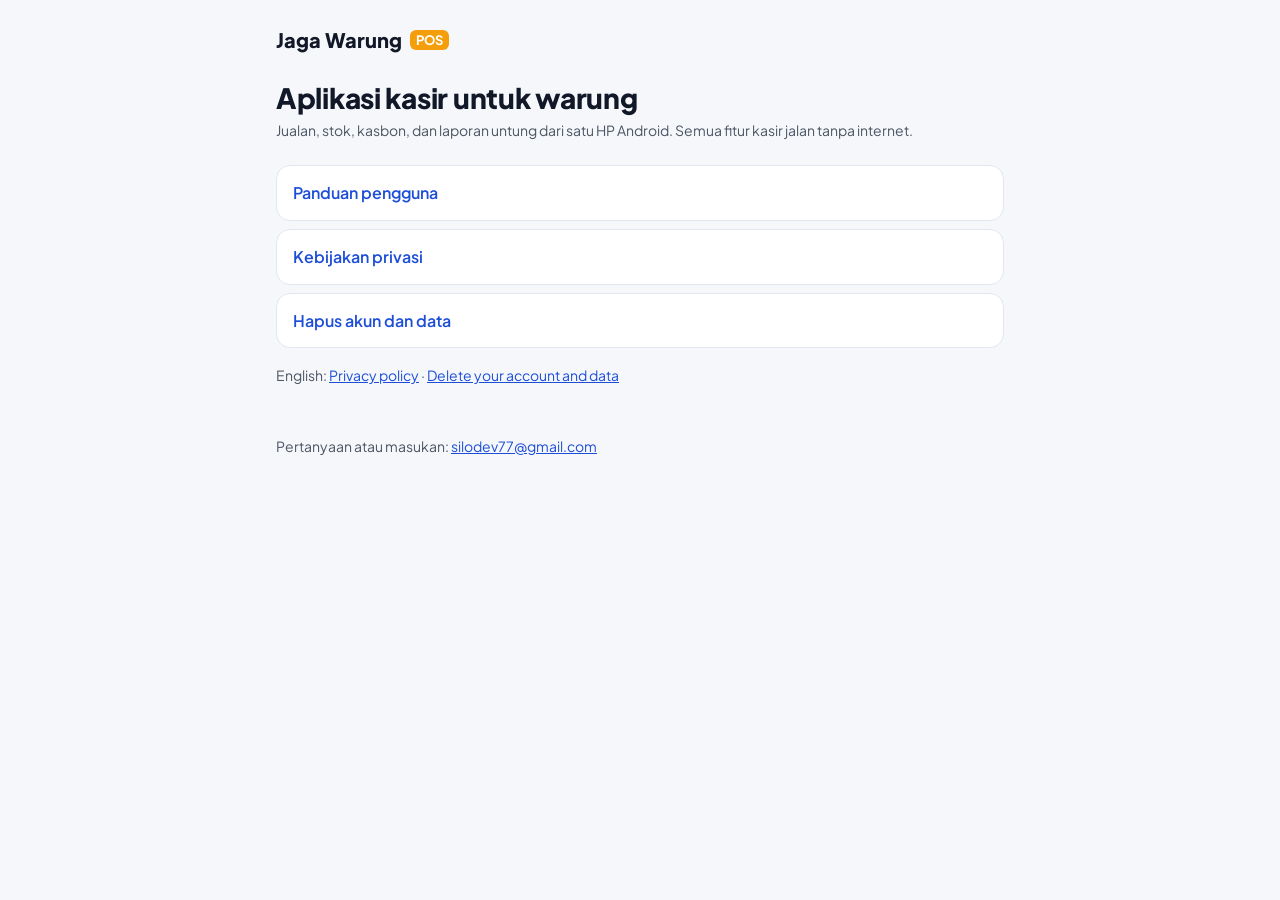
<file: index.html>
<!doctype html>
<html lang="id">
<head>
  <meta charset="utf-8">
  <meta name="viewport" content="width=device-width, initial-scale=1">
  <title>Jaga Warung</title>
  <meta name="description" content="Jaga Warung: aplikasi kasir untuk warung dan toko kelontong. Jalan tanpa internet.">
  <link rel="preconnect" href="https://fonts.googleapis.com">
  <link rel="preconnect" href="https://fonts.gstatic.com" crossorigin>
  <link href="https://fonts.googleapis.com/css2?family=Plus+Jakarta+Sans:wght@400;600;700;800&display=swap" rel="stylesheet">
  <link rel="stylesheet" href="style.css">
</head>
<body>
<main>
  <a class="brand" href="./">Jaga Warung <span class="tag">POS</span></a>

  <h1>Aplikasi kasir untuk warung</h1>
  <p class="meta">Jualan, stok, kasbon, dan laporan untung dari satu HP Android. Semua fitur kasir jalan tanpa internet.</p>

  <ul class="links">
    <li><a href="panduan.html">Panduan pengguna</a></li>
    <li><a href="privasi.html">Kebijakan privasi</a></li>
    <li><a href="hapus-akun.html">Hapus akun dan data</a></li>
  </ul>

  <p class="note">English: <a href="privasi.html#english">Privacy policy</a> · <a href="hapus-akun.html#english">Delete your account and data</a></p>

  <footer>
    Pertanyaan atau masukan: <a href="mailto:silodev77@gmail.com">silodev77@gmail.com</a>
  </footer>
</main>
</body>
</html>
</file>
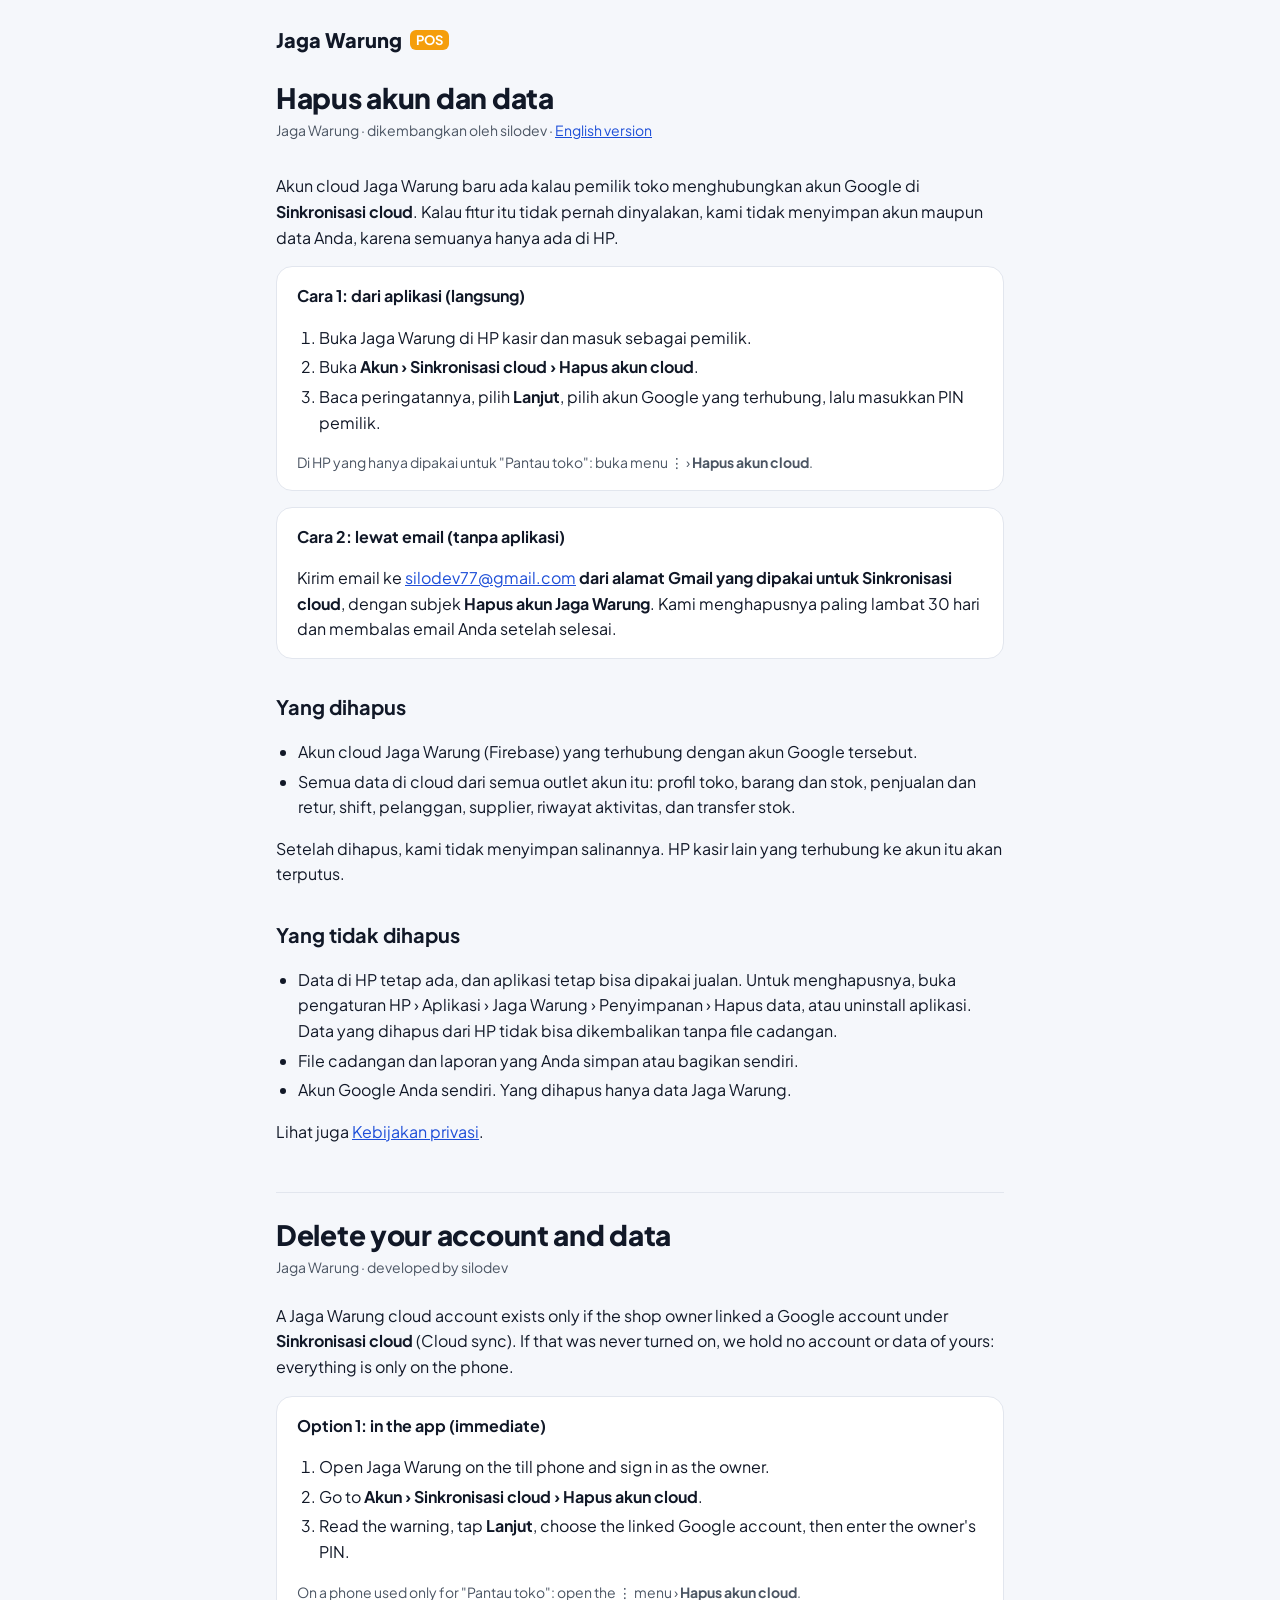
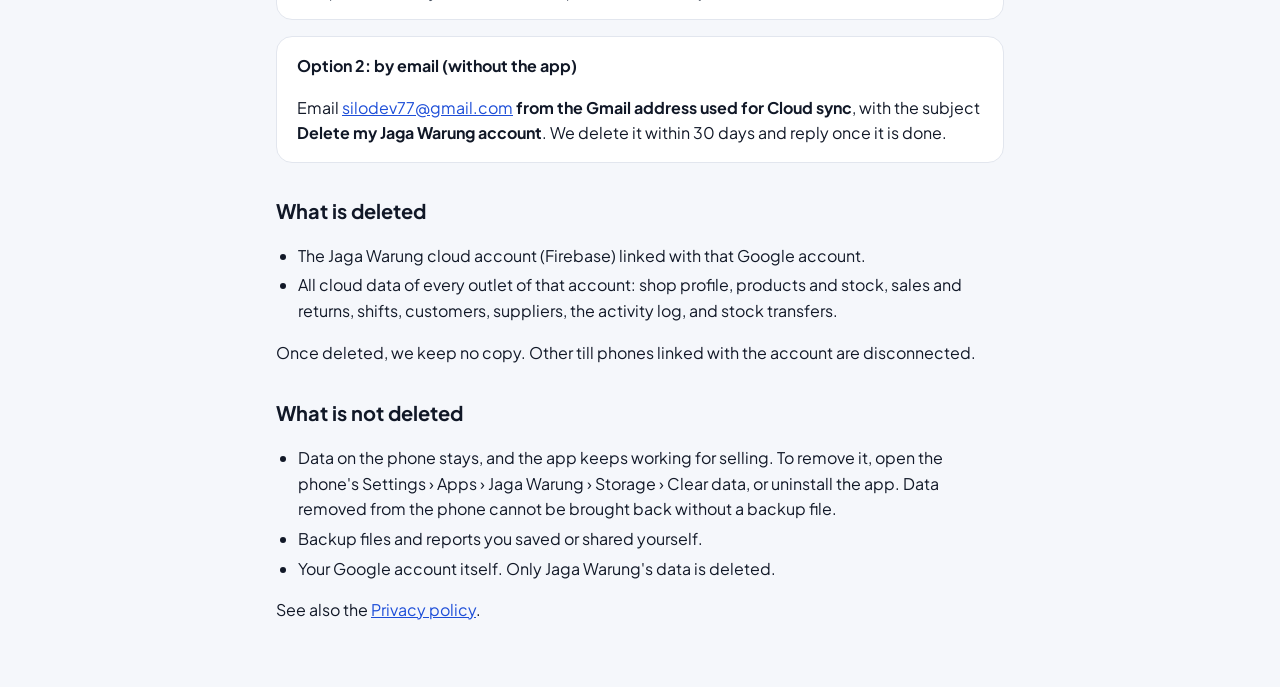
<file: hapus-akun.html>
<!doctype html>
<html lang="id">
<head>
  <meta charset="utf-8">
  <meta name="viewport" content="width=device-width, initial-scale=1">
  <title>Hapus Akun dan Data · Jaga Warung</title>
  <meta name="description" content="Cara menghapus akun cloud Jaga Warung dan semua datanya.">
  <link rel="preconnect" href="https://fonts.googleapis.com">
  <link rel="preconnect" href="https://fonts.gstatic.com" crossorigin>
  <link href="https://fonts.googleapis.com/css2?family=Plus+Jakarta+Sans:wght@400;600;700;800&display=swap" rel="stylesheet">
  <link rel="stylesheet" href="style.css">
</head>
<body>
<main>
  <a class="brand" href="./">Jaga Warung <span class="tag">POS</span></a>

  <h1>Hapus akun dan data</h1>
  <p class="meta">Jaga Warung · dikembangkan oleh silodev · <a class="lang" href="#english">English version</a></p>

  <p>Akun cloud Jaga Warung baru ada kalau pemilik toko menghubungkan akun Google di <strong>Sinkronisasi cloud</strong>. Kalau fitur itu tidak pernah dinyalakan, kami tidak menyimpan akun maupun data Anda, karena semuanya hanya ada di HP.</p>

  <div class="card">
    <h3>Cara 1: dari aplikasi (langsung)</h3>
    <ol>
      <li>Buka Jaga Warung di HP kasir dan masuk sebagai pemilik.</li>
      <li>Buka <strong>Akun › Sinkronisasi cloud › Hapus akun cloud</strong>.</li>
      <li>Baca peringatannya, pilih <strong>Lanjut</strong>, pilih akun Google yang terhubung, lalu masukkan PIN pemilik.</li>
    </ol>
    <p class="note">Di HP yang hanya dipakai untuk "Pantau toko": buka menu ⋮ › <strong>Hapus akun cloud</strong>.</p>
  </div>

  <div class="card">
    <h3>Cara 2: lewat email (tanpa aplikasi)</h3>
    <p>Kirim email ke <a href="mailto:silodev77@gmail.com?subject=Hapus%20akun%20Jaga%20Warung">silodev77@gmail.com</a> <strong>dari alamat Gmail yang dipakai untuk Sinkronisasi cloud</strong>, dengan subjek <strong>Hapus akun Jaga Warung</strong>. Kami menghapusnya paling lambat 30 hari dan membalas email Anda setelah selesai.</p>
  </div>

  <h2>Yang dihapus</h2>
  <ul>
    <li>Akun cloud Jaga Warung (Firebase) yang terhubung dengan akun Google tersebut.</li>
    <li>Semua data di cloud dari semua outlet akun itu: profil toko, barang dan stok, penjualan dan retur, shift, pelanggan, supplier, riwayat aktivitas, dan transfer stok.</li>
  </ul>
  <p>Setelah dihapus, kami tidak menyimpan salinannya. HP kasir lain yang terhubung ke akun itu akan terputus.</p>

  <h2>Yang tidak dihapus</h2>
  <ul>
    <li>Data di HP tetap ada, dan aplikasi tetap bisa dipakai jualan. Untuk menghapusnya, buka pengaturan HP › Aplikasi › Jaga Warung › Penyimpanan › Hapus data, atau uninstall aplikasi. Data yang dihapus dari HP tidak bisa dikembalikan tanpa file cadangan.</li>
    <li>File cadangan dan laporan yang Anda simpan atau bagikan sendiri.</li>
    <li>Akun Google Anda sendiri. Yang dihapus hanya data Jaga Warung.</li>
  </ul>

  <p>Lihat juga <a href="privasi.html">Kebijakan privasi</a>.</p>

  <hr>

  <section id="english">
    <h1>Delete your account and data</h1>
    <p class="meta">Jaga Warung · developed by silodev</p>

    <p>A Jaga Warung cloud account exists only if the shop owner linked a Google account under <strong>Sinkronisasi cloud</strong> (Cloud sync). If that was never turned on, we hold no account or data of yours: everything is only on the phone.</p>

    <div class="card">
      <h3>Option 1: in the app (immediate)</h3>
      <ol>
        <li>Open Jaga Warung on the till phone and sign in as the owner.</li>
        <li>Go to <strong>Akun › Sinkronisasi cloud › Hapus akun cloud</strong>.</li>
        <li>Read the warning, tap <strong>Lanjut</strong>, choose the linked Google account, then enter the owner's PIN.</li>
      </ol>
      <p class="note">On a phone used only for "Pantau toko": open the ⋮ menu › <strong>Hapus akun cloud</strong>.</p>
    </div>

    <div class="card">
      <h3>Option 2: by email (without the app)</h3>
      <p>Email <a href="mailto:silodev77@gmail.com?subject=Delete%20my%20Jaga%20Warung%20account">silodev77@gmail.com</a> <strong>from the Gmail address used for Cloud sync</strong>, with the subject <strong>Delete my Jaga Warung account</strong>. We delete it within 30 days and reply once it is done.</p>
    </div>

    <h2>What is deleted</h2>
    <ul>
      <li>The Jaga Warung cloud account (Firebase) linked with that Google account.</li>
      <li>All cloud data of every outlet of that account: shop profile, products and stock, sales and returns, shifts, customers, suppliers, the activity log, and stock transfers.</li>
    </ul>
    <p>Once deleted, we keep no copy. Other till phones linked with the account are disconnected.</p>

    <h2>What is not deleted</h2>
    <ul>
      <li>Data on the phone stays, and the app keeps working for selling. To remove it, open the phone's Settings › Apps › Jaga Warung › Storage › Clear data, or uninstall the app. Data removed from the phone cannot be brought back without a backup file.</li>
      <li>Backup files and reports you saved or shared yourself.</li>
      <li>Your Google account itself. Only Jaga Warung's data is deleted.</li>
    </ul>

    <p>See also the <a href="privasi.html#english">Privacy policy</a>.</p>
  </section>
</main>
</body>
</html>
</file>
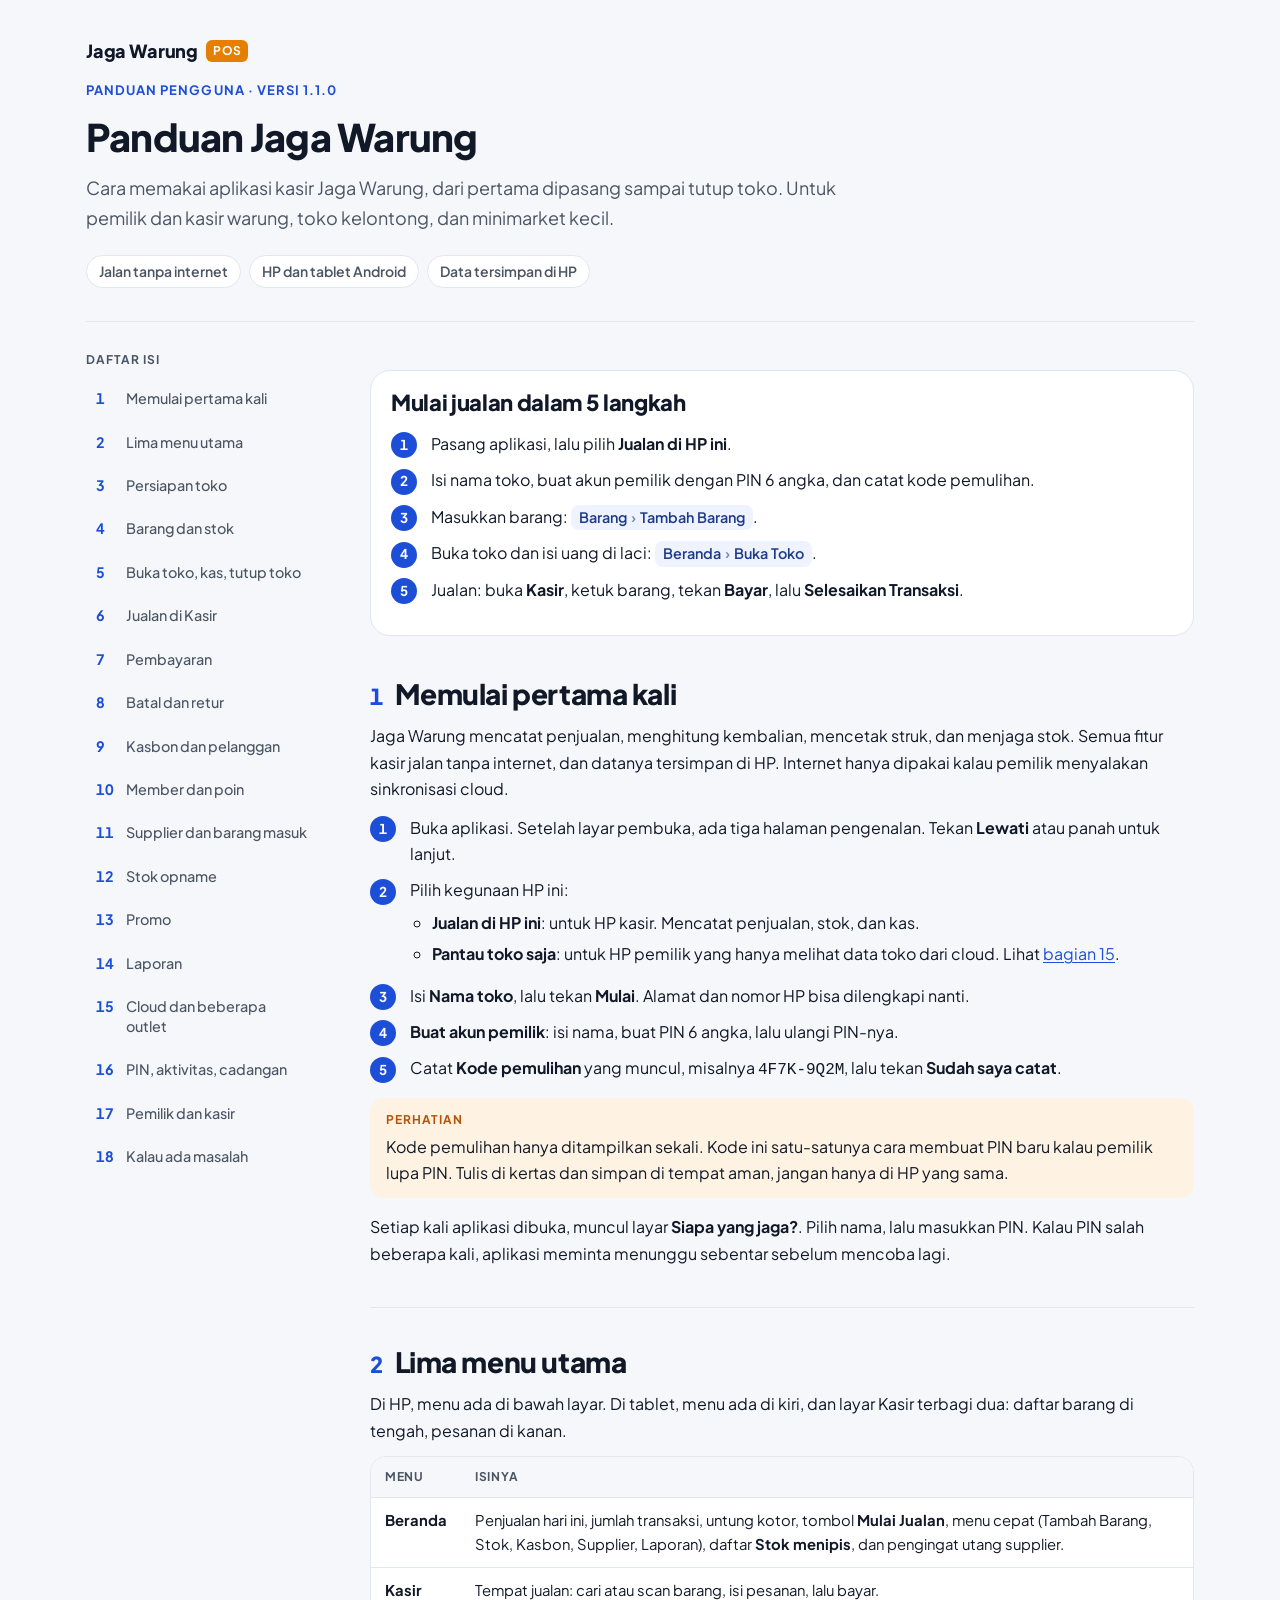
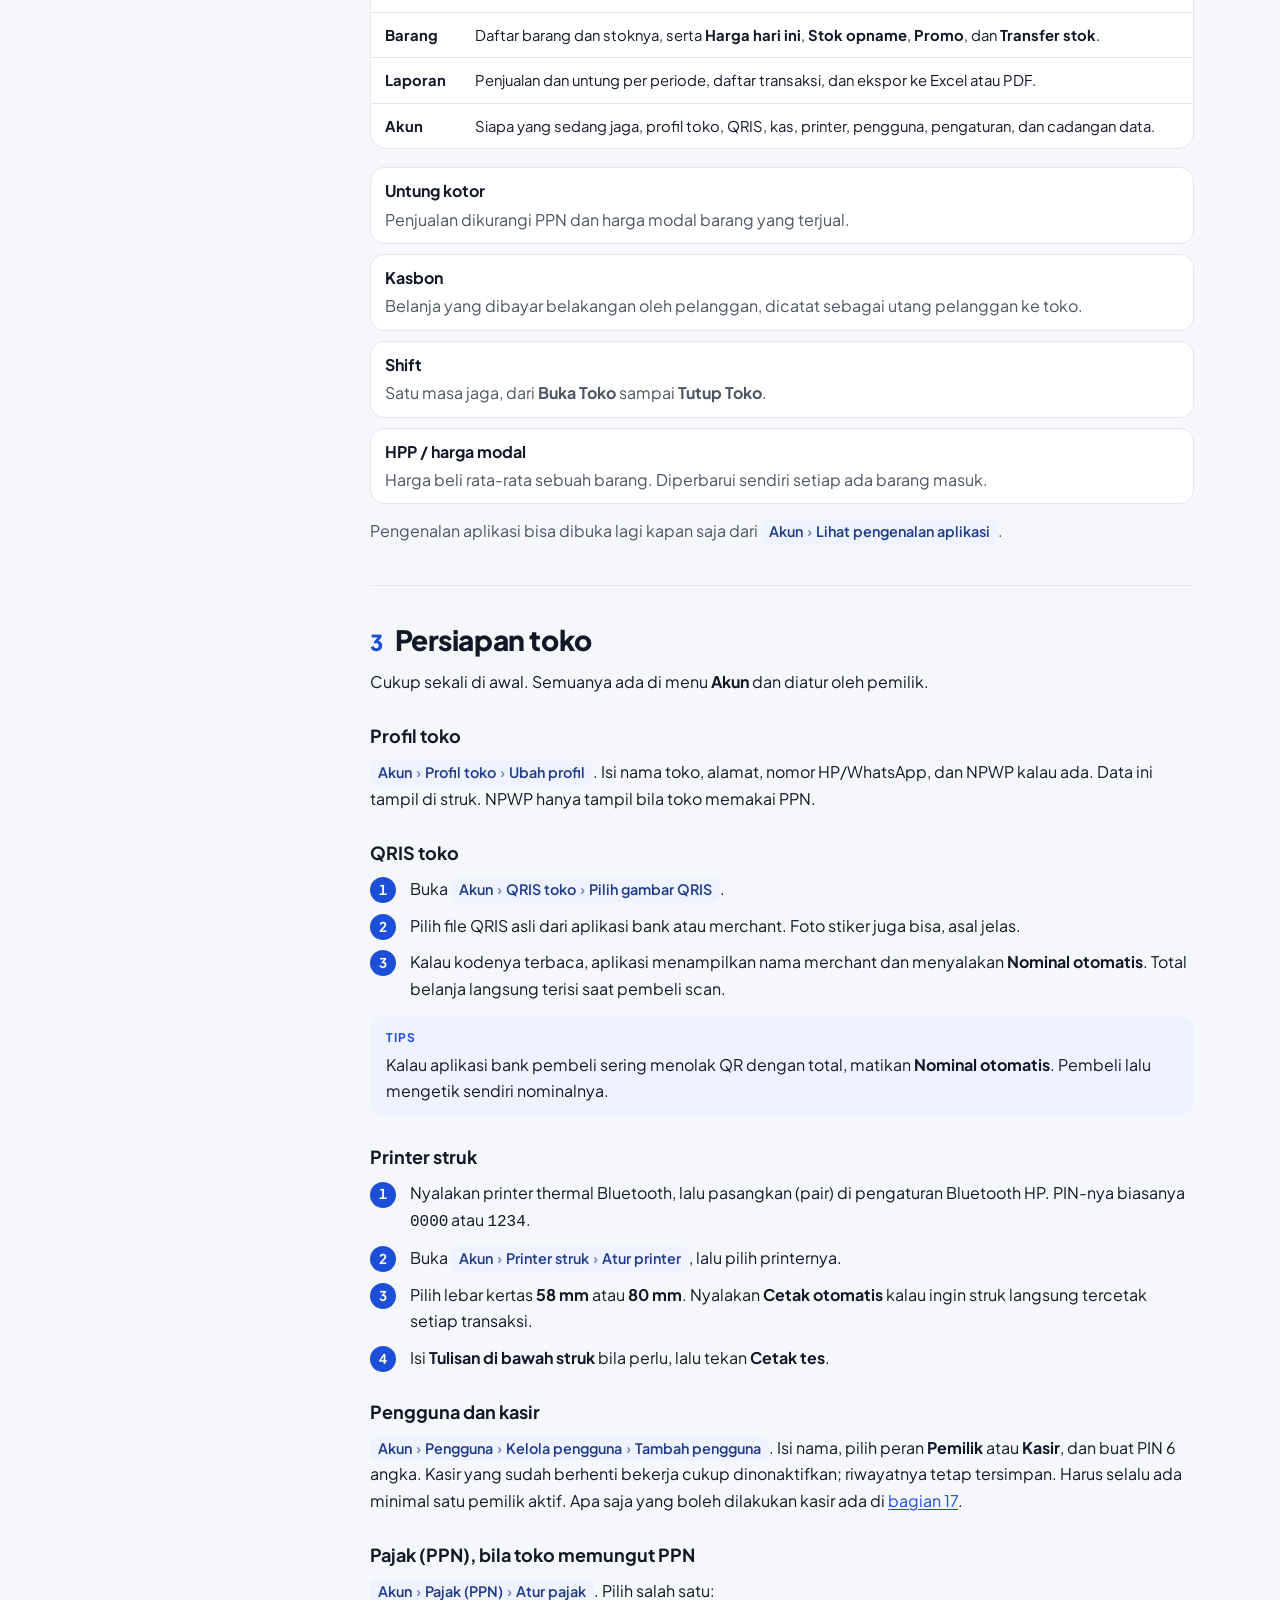
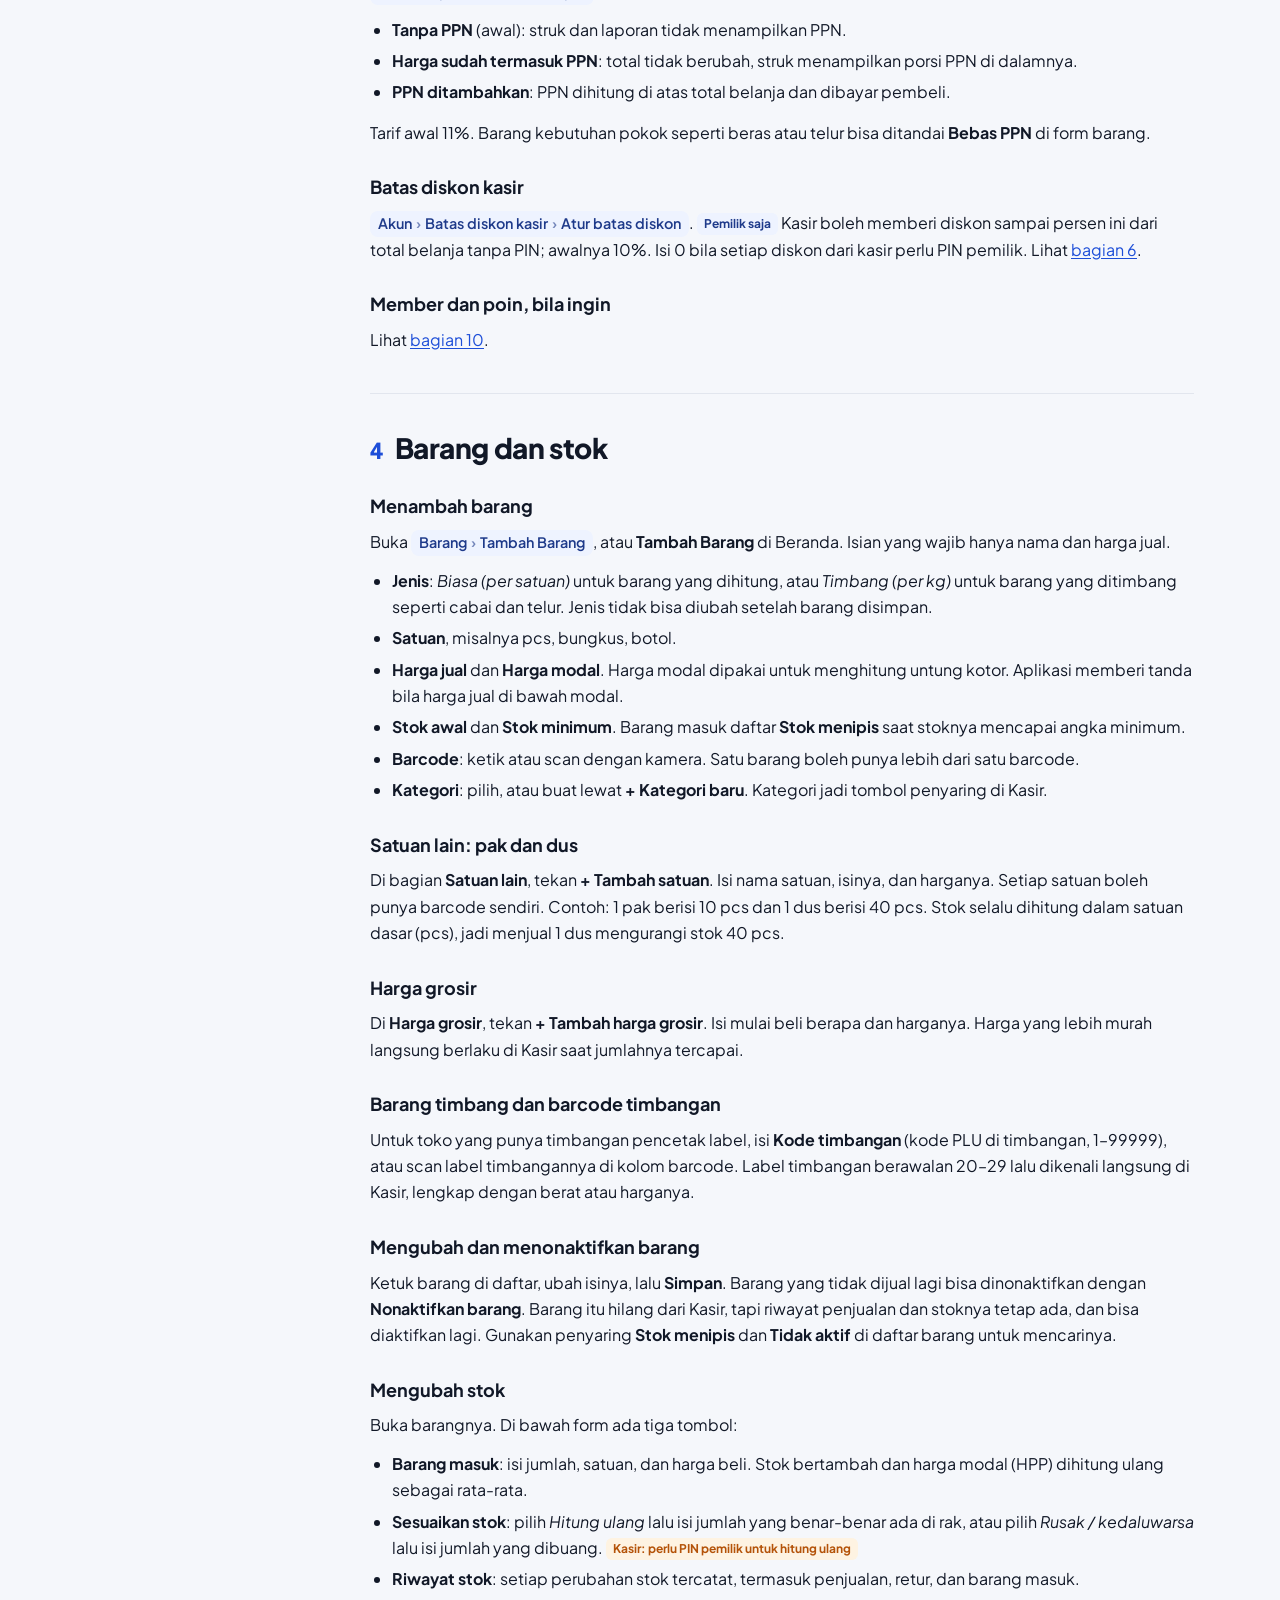
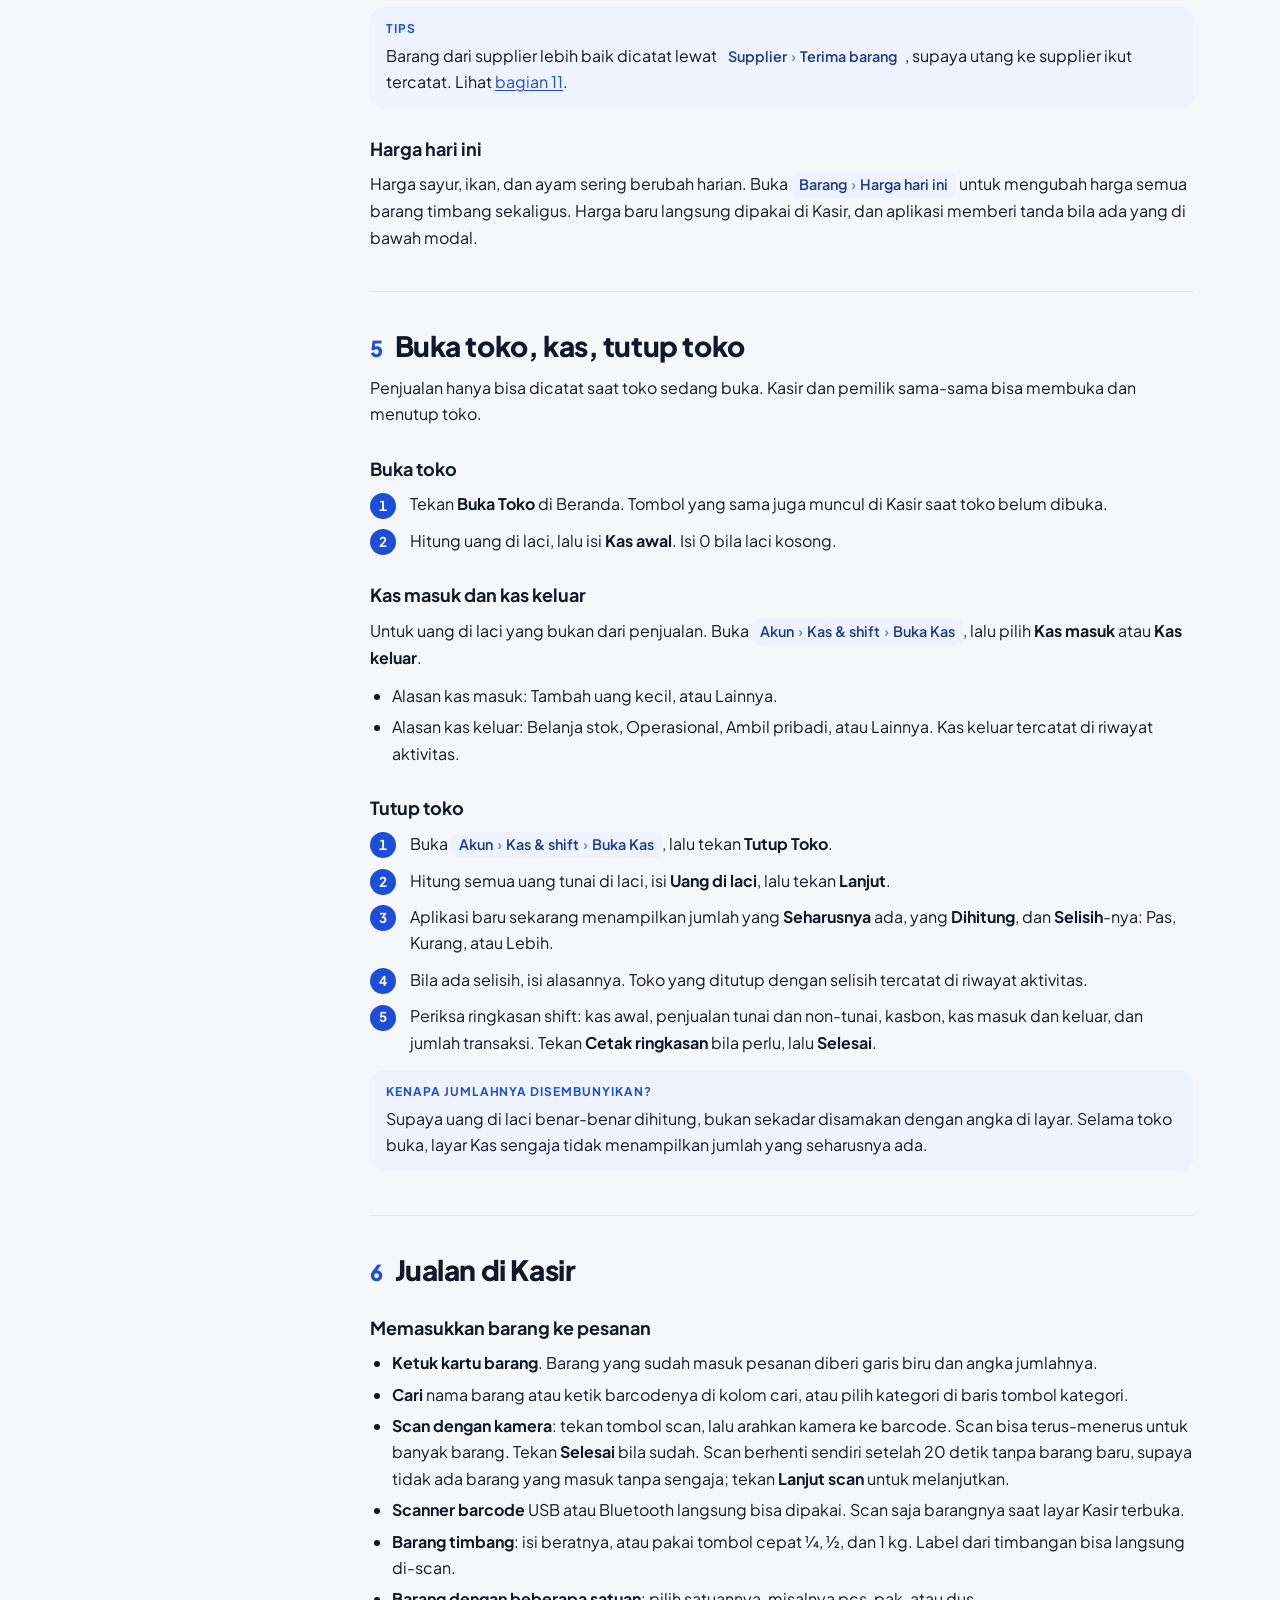
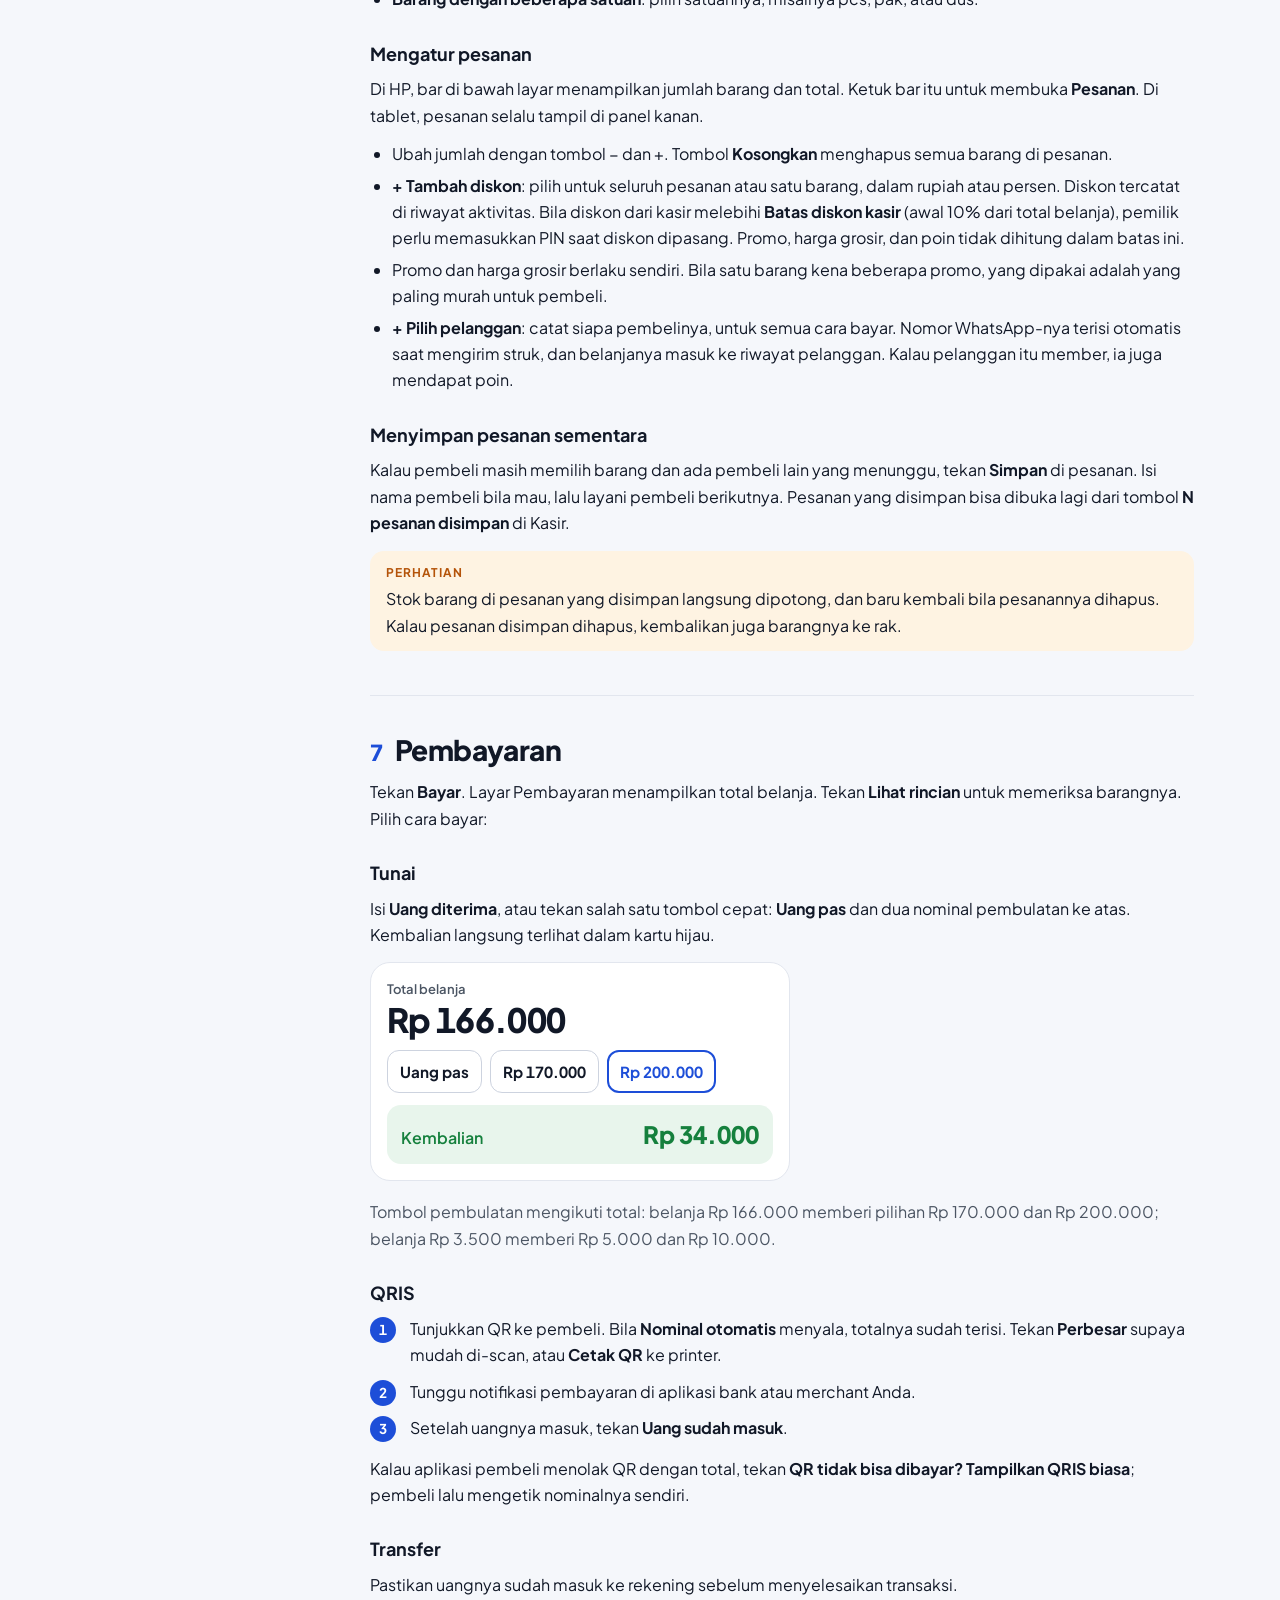
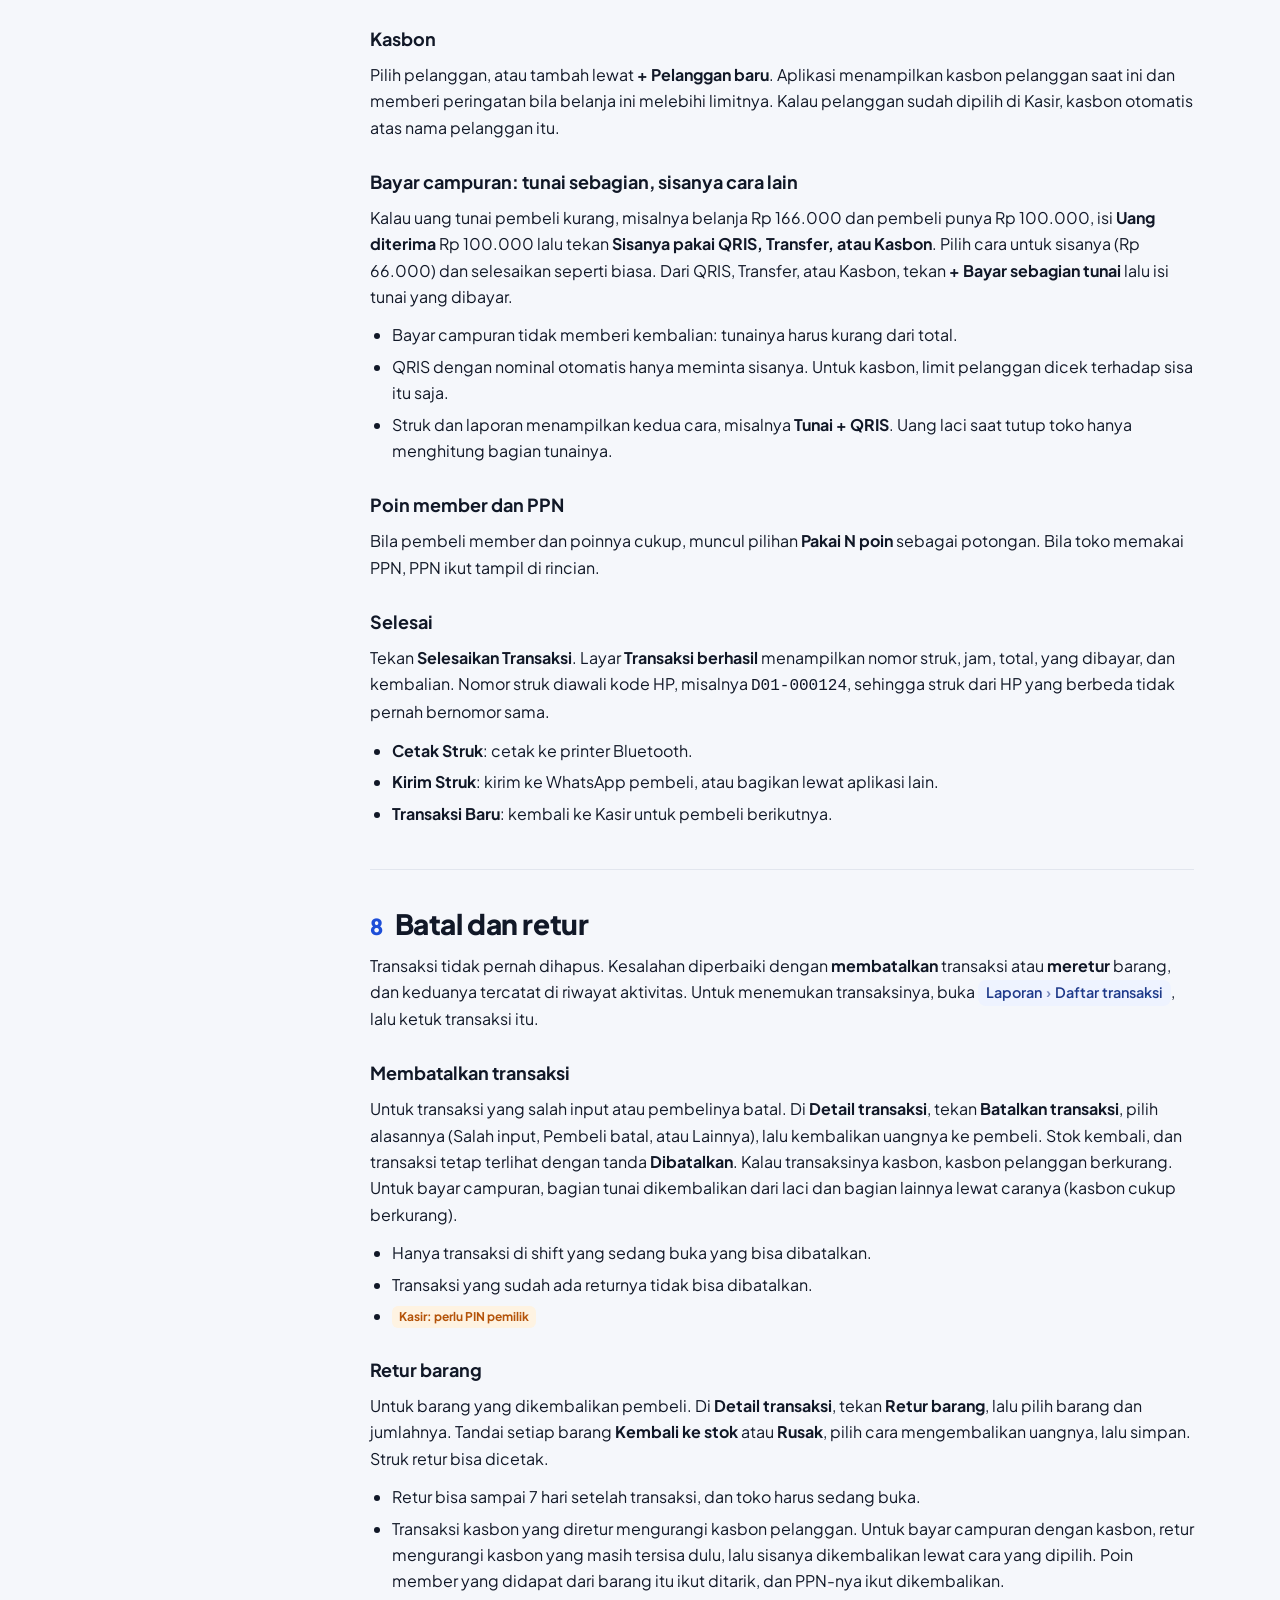
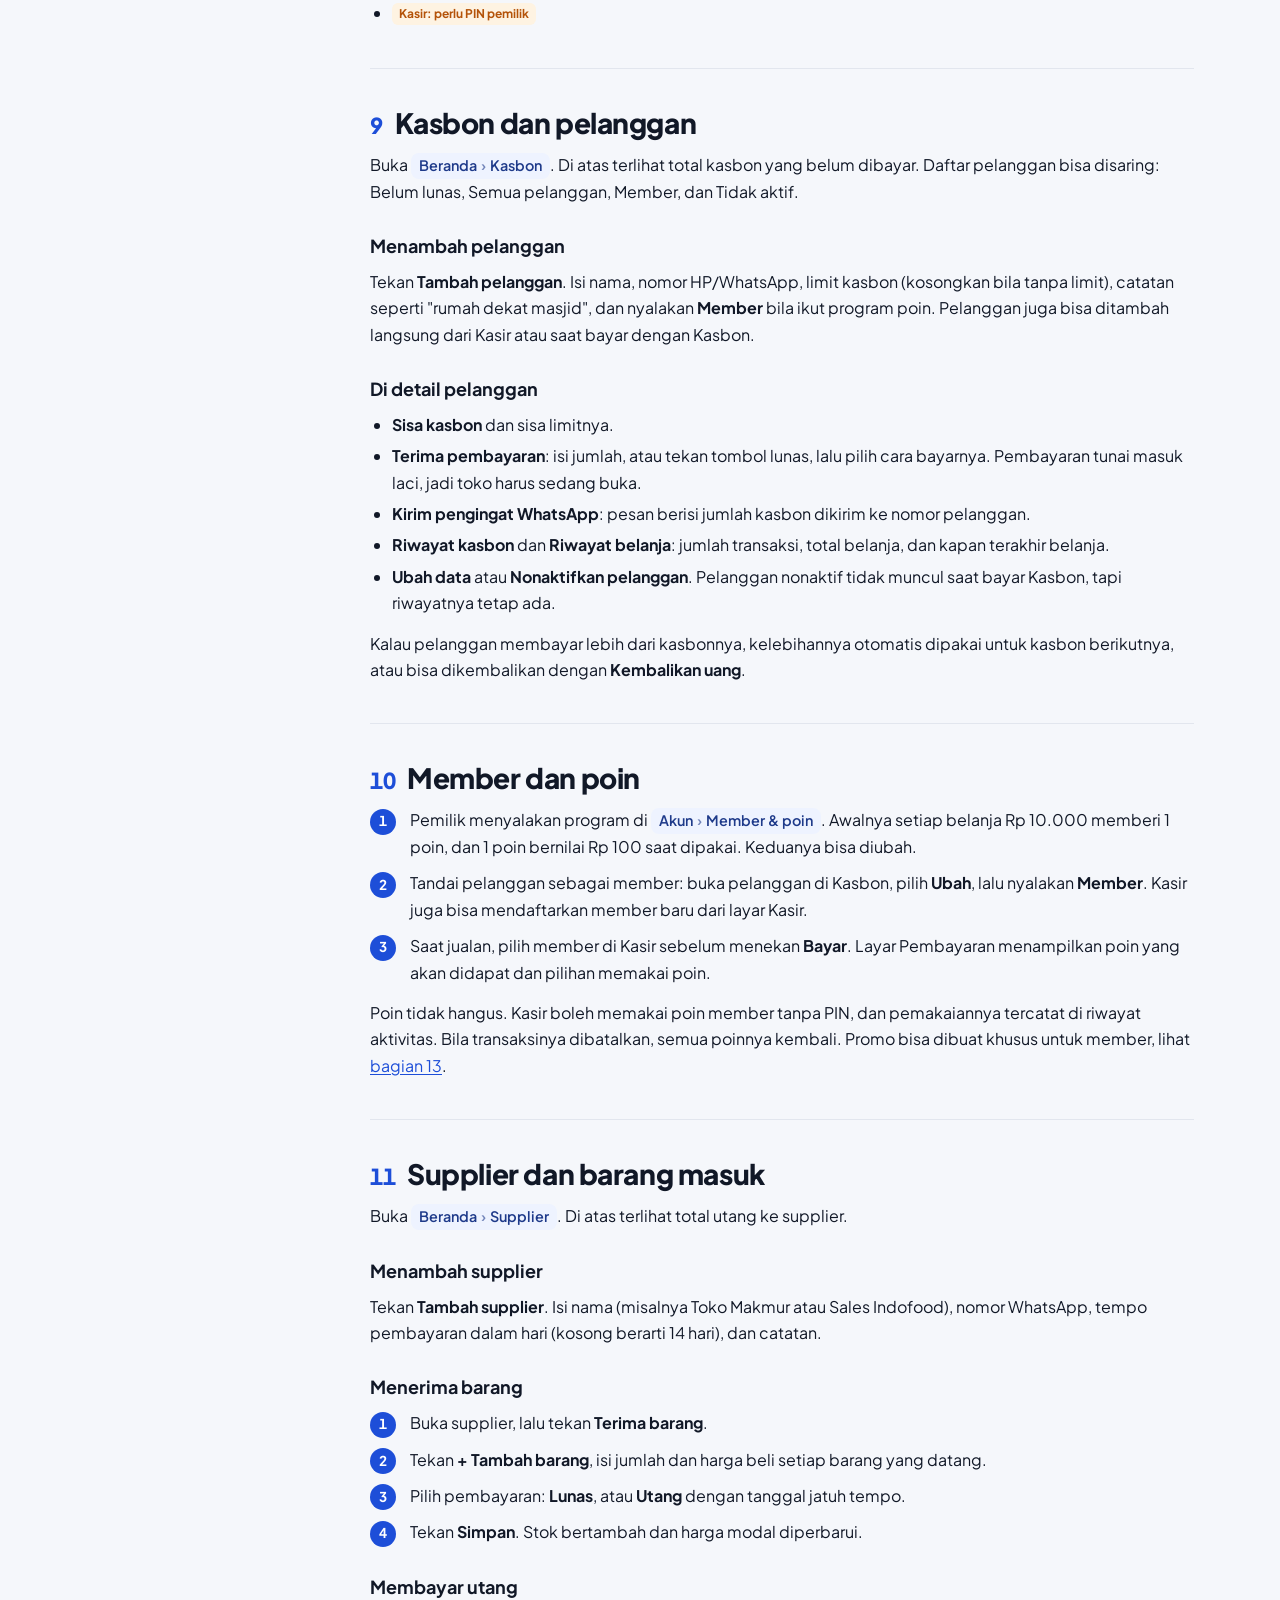
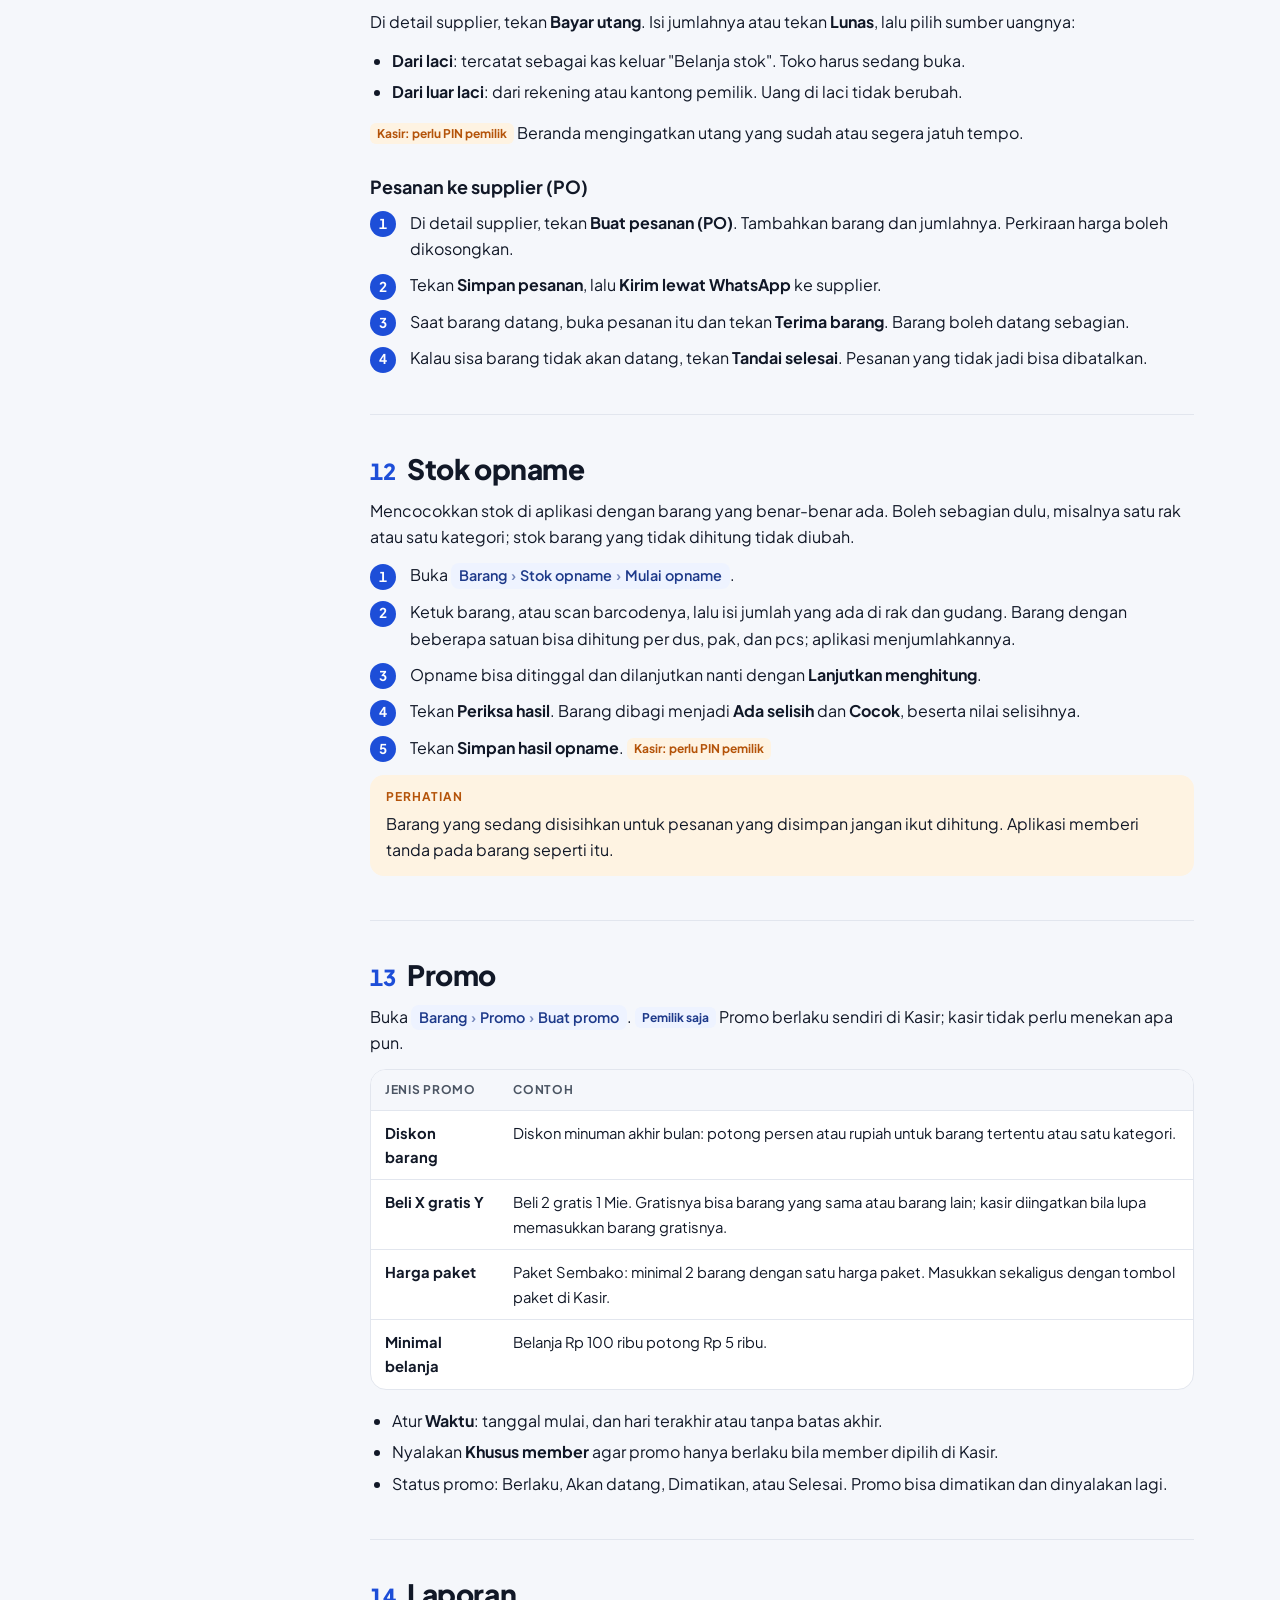
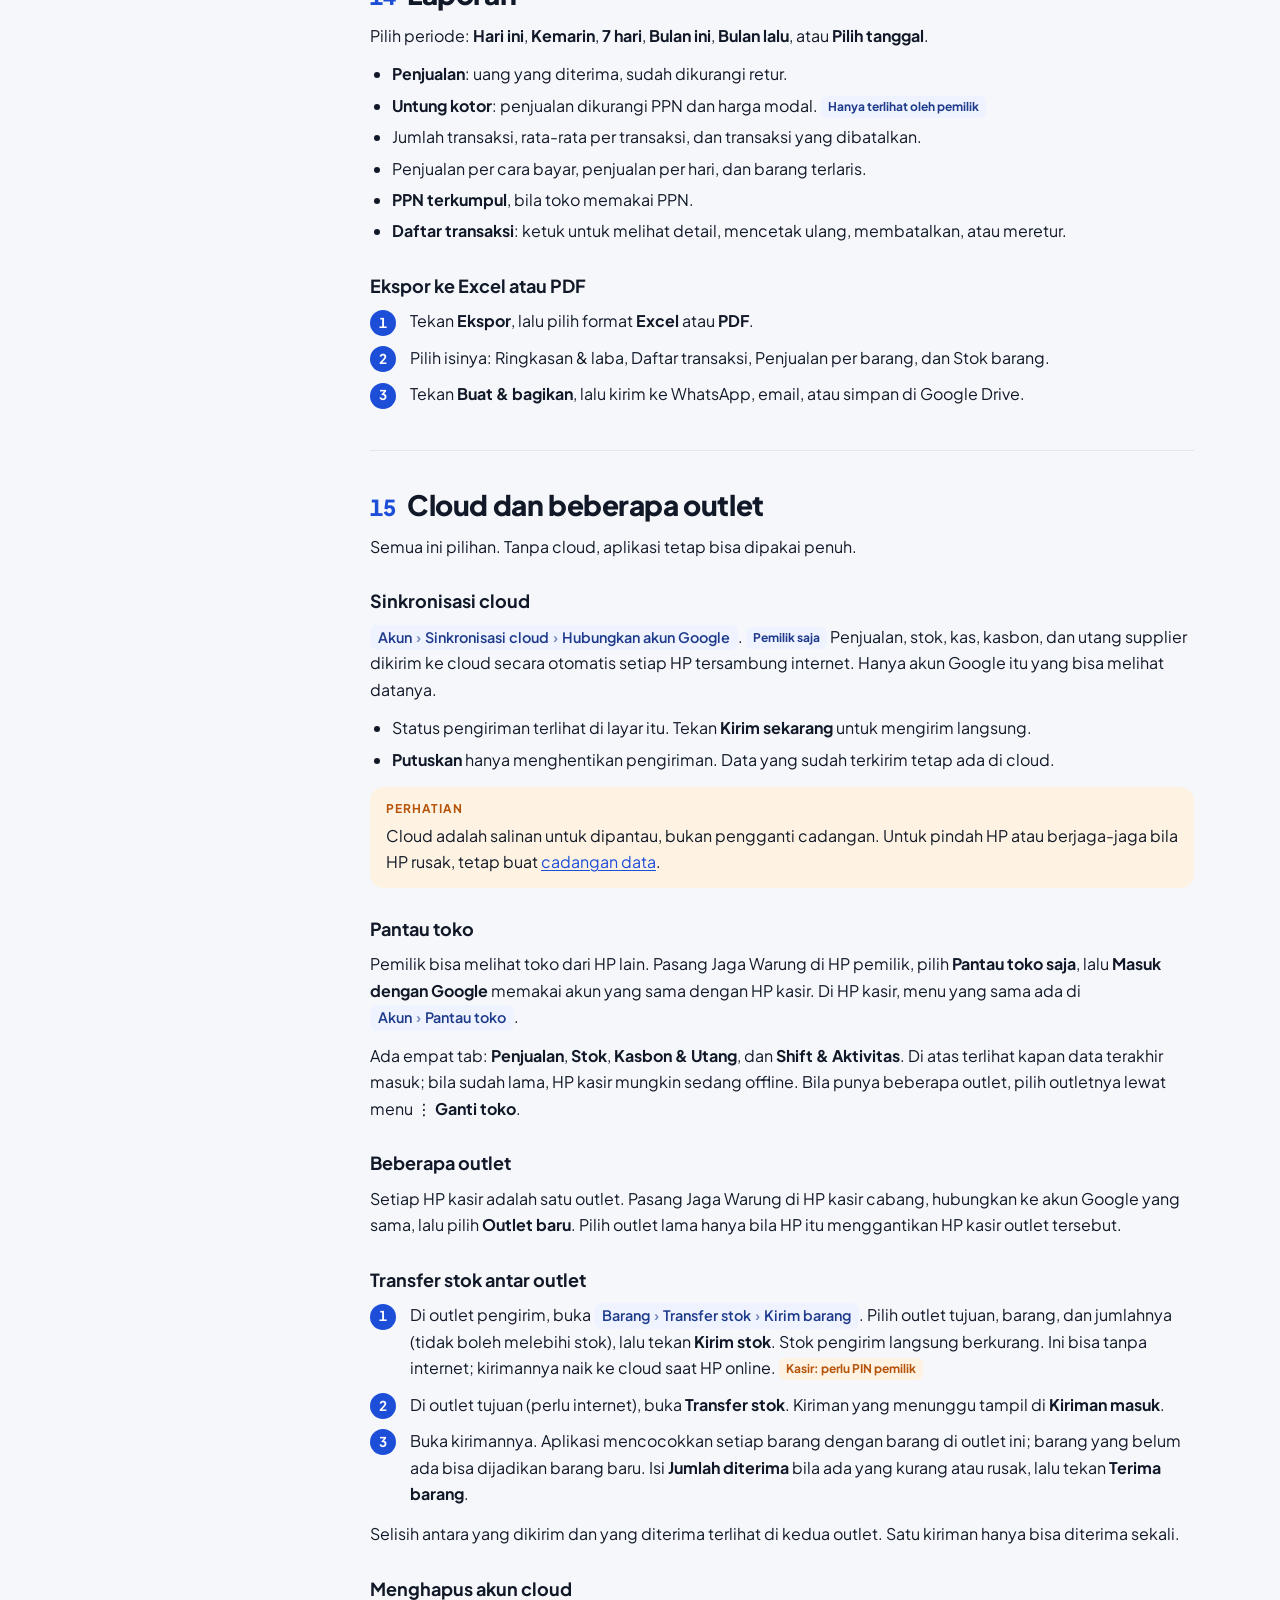
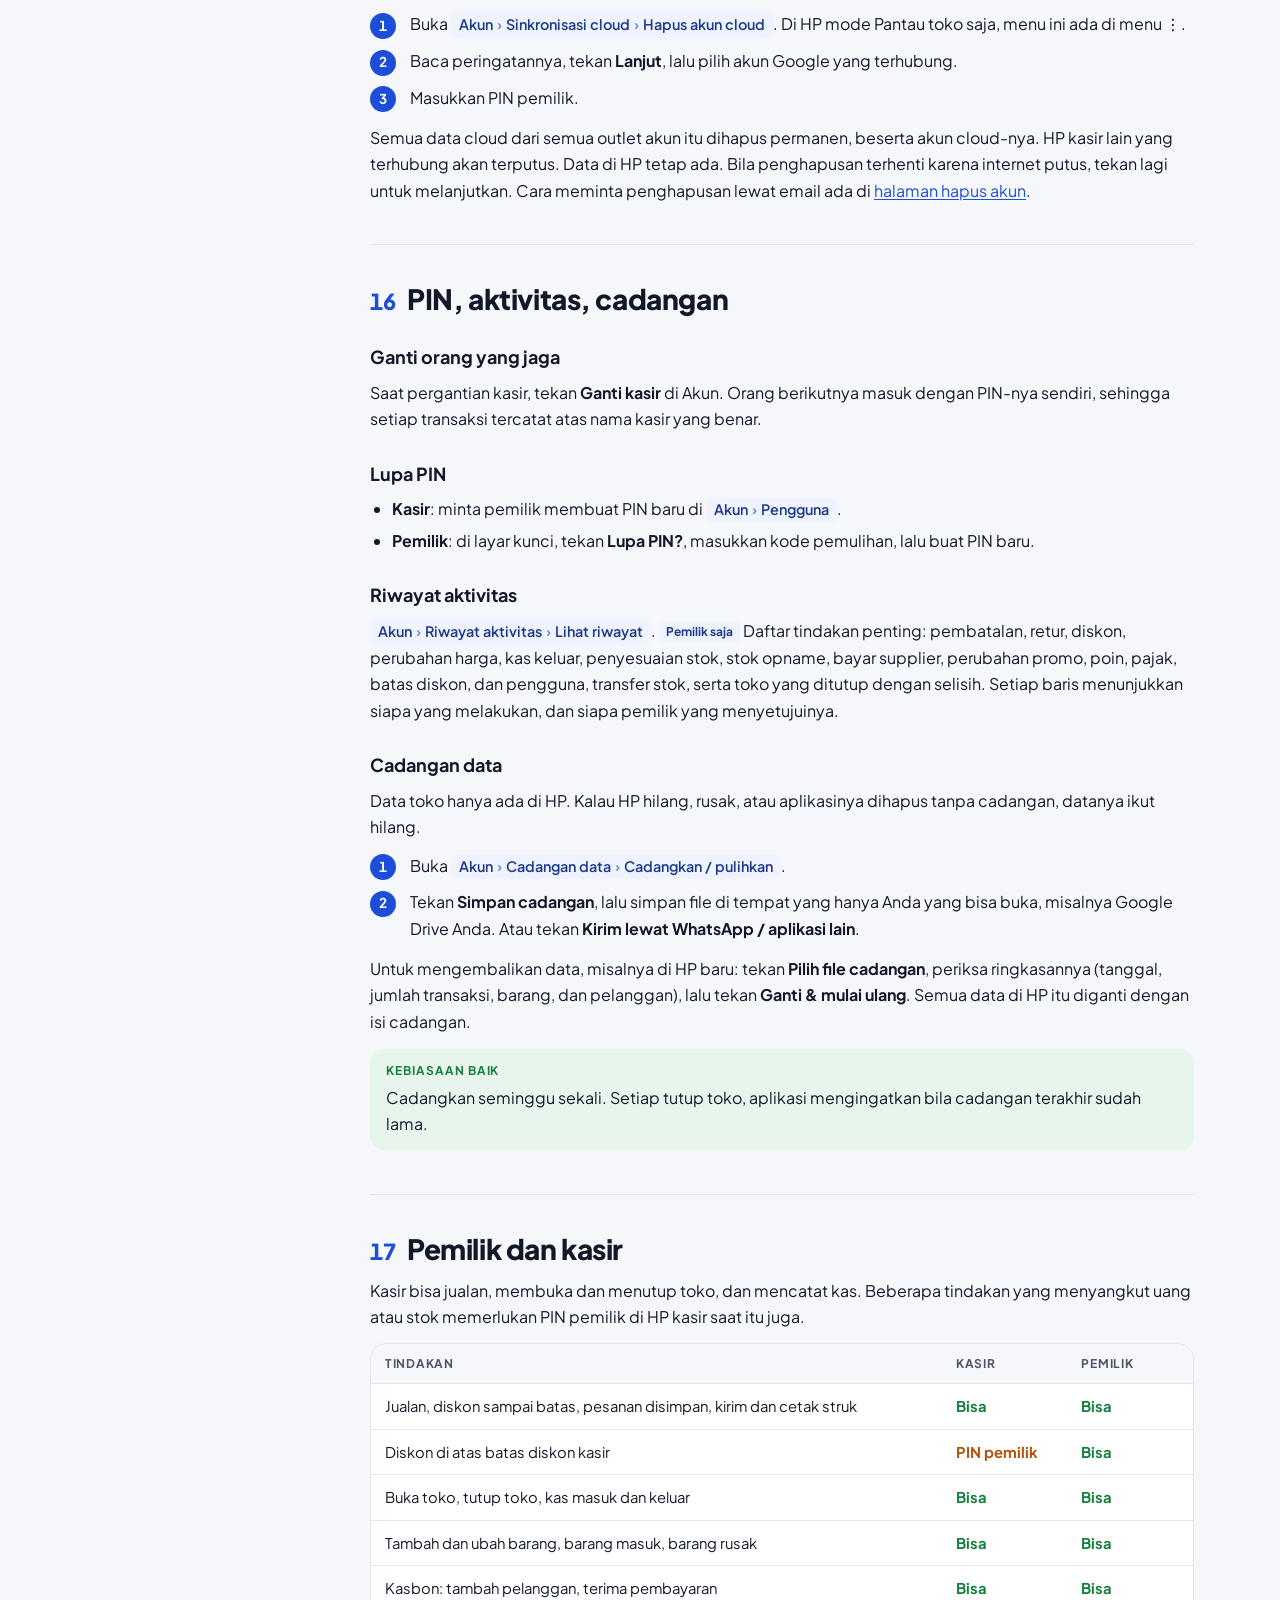
<file: panduan.html>
<!doctype html>
<html lang="id">
<head>
<meta charset="utf-8">
<meta name="viewport" content="width=device-width, initial-scale=1">
<title>Panduan Jaga Warung</title>
<meta name="description" content="Panduan pengguna aplikasi kasir Jaga Warung: semua fitur dan cara memakainya, untuk pemilik dan kasir.">
<link rel="preconnect" href="https://fonts.googleapis.com">
<link rel="preconnect" href="https://fonts.gstatic.com" crossorigin>
<link rel="stylesheet" href="https://fonts.googleapis.com/css2?family=Plus+Jakarta+Sans:wght@400;500;600;700;800&display=swap">
<style>
/* Layout: a manual — sticky contents on the left from tablet width up, one reading column of about 68ch; on phones the contents fold into a disclosure at the top. Colours and type come from the app's own design system (CLAUDE.md §4). */
:root {
  --bg: #f5f7fb;
  --surface: #ffffff;
  --ink: #111827;
  --ink-2: #4b5563;
  --line: #e2e6ee;
  --line-strong: #cdd3df;
  --blue: #1d4ed8;
  --blue-ink: #1e3a8a;
  --blue-soft: #eef3ff;
  --green: #15803d;
  --green-soft: #e8f5ec;
  --amber: #b45309;
  --amber-soft: #fef3e2;
  --red: #b91c1c;
  --orange: #e67e00;
  --font: "Plus Jakarta Sans", system-ui, -apple-system, "Segoe UI", Roboto, sans-serif;
  --step-0: 1rem;
  --step-1: 1.125rem;
  --step-2: 1.375rem;
  --step-3: 1.75rem;
  --step-4: 2.375rem;
}
@media (prefers-color-scheme: dark) {
  :root:not([data-theme="light"]) {
    --bg: #0d1220;
    --surface: #151b2b;
    --ink: #e7ebf3;
    --ink-2: #a5aec0;
    --line: #262f45;
    --line-strong: #36405a;
    --blue: #86a6ff;
    --blue-ink: #c9d6ff;
    --blue-soft: #1a2750;
    --green: #5fc98b;
    --green-soft: #12301f;
    --amber: #f0a65a;
    --amber-soft: #33240f;
    --red: #f07a7a;
    --orange: #ff9a2e;
    color-scheme: dark;
  }
}
:root[data-theme="dark"] {
  --bg: #0d1220;
  --surface: #151b2b;
  --ink: #e7ebf3;
  --ink-2: #a5aec0;
  --line: #262f45;
  --line-strong: #36405a;
  --blue: #86a6ff;
  --blue-ink: #c9d6ff;
  --blue-soft: #1a2750;
  --green: #5fc98b;
  --green-soft: #12301f;
  --amber: #f0a65a;
  --amber-soft: #33240f;
  --red: #f07a7a;
  --orange: #ff9a2e;
  color-scheme: dark;
}

* { box-sizing: border-box; }
html { scroll-behavior: smooth; -webkit-text-size-adjust: 100%; }
@media (prefers-reduced-motion: reduce) { html { scroll-behavior: auto; } }
body {
  margin: 0;
  background: var(--bg);
  color: var(--ink);
  font-family: var(--font);
  font-size: var(--step-0);
  line-height: 1.65;
}
a { color: var(--blue); text-underline-offset: 2px; }
a:focus-visible, summary:focus-visible { outline: 2px solid var(--blue); outline-offset: 2px; border-radius: 4px; }

.wrap {
  max-width: 1140px;
  margin: 0 auto;
  padding-inline: 16px;
  padding-block: 28px 64px;
}

/* Header */
.masthead { display: grid; gap: 14px; padding-block: 8px 28px; border-bottom: 1px solid var(--line); margin-bottom: 28px; }
.brand { display: flex; align-items: center; gap: 8px; font-weight: 800; font-size: var(--step-1); letter-spacing: -0.01em; }
.brand .tag { background: var(--orange); color: #ffffff; font-size: 0.75rem; font-weight: 700; padding: 1px 7px; border-radius: 6px; letter-spacing: 0.04em; }
.eyebrow { font-size: 0.8125rem; font-weight: 700; text-transform: uppercase; letter-spacing: 0.08em; color: var(--blue); margin: 0; }
h1 { font-size: clamp(1.9rem, 4.4vw, var(--step-4)); line-height: 1.15; font-weight: 800; letter-spacing: -0.02em; margin: 0; text-wrap: balance; }
.lead { font-size: var(--step-1); color: var(--ink-2); margin: 0; max-width: 62ch; }
.facts { display: flex; flex-wrap: wrap; gap: 8px; margin: 4px 0 0; padding: 0; list-style: none; }
.facts li { background: var(--surface); border: 1px solid var(--line); border-radius: 999px; padding: 4px 12px; font-size: 0.875rem; font-weight: 600; color: var(--ink-2); }

/* Two columns */
.layout { display: grid; gap: 32px; }
@media (min-width: 900px) {
  .layout { grid-template-columns: 236px minmax(0, 1fr); gap: 48px; }
}
.toc-side { display: none; }
@media (min-width: 900px) {
  .toc-side { display: block; position: sticky; top: calc(env(safe-area-inset-top, 0px) + 20px); align-self: start; max-height: calc(100vh - 40px); overflow-y: auto; padding-right: 4px; }
  .toc-mobile { display: none; }
}
.toc-title { font-size: 0.75rem; font-weight: 700; text-transform: uppercase; letter-spacing: 0.08em; color: var(--ink-2); margin: 0 0 8px; }
.toc ol { list-style: none; margin: 0; padding: 0; display: grid; gap: 2px; }
.toc a { display: flex; gap: 10px; padding: 6px 10px; border-radius: 10px; text-decoration: none; color: var(--ink-2); font-size: 0.9rem; font-weight: 500; line-height: 1.35; }
.toc a:hover { background: var(--surface); color: var(--ink); }
.toc a .n { color: var(--blue); font-weight: 700; font-variant-numeric: tabular-nums; min-width: 1.4em; }
.toc-mobile { background: var(--surface); border: 1px solid var(--line); border-radius: 16px; padding: 4px 8px; }
.toc-mobile summary { cursor: pointer; padding: 10px 8px; font-weight: 700; min-height: 44px; display: flex; align-items: center; }
.toc-mobile .toc { padding: 0 0 8px; }

/* Article */
article { min-width: 0; max-width: 70ch; }
section { scroll-margin-top: 20px; padding-block: 8px 28px; border-bottom: 1px solid var(--line); margin-bottom: 28px; }
section:last-of-type { border-bottom: 0; }
h2 { font-size: var(--step-3); line-height: 1.25; font-weight: 800; letter-spacing: -0.015em; margin: 0 0 12px; text-wrap: balance; display: flex; gap: 12px; align-items: baseline; }
h2 .n { color: var(--blue); font-variant-numeric: tabular-nums; font-size: var(--step-2); }
h3 { font-size: var(--step-1); font-weight: 700; margin: 26px 0 8px; text-wrap: balance; }
p { margin: 0 0 12px; }
ul, ol { margin: 0 0 14px; padding-left: 22px; }
li { margin: 5px 0; }
li > ul { margin: 6px 0 4px; }
strong { font-weight: 700; }
.muted { color: var(--ink-2); }

/* Menu path, as the app labels it */
.path { display: inline-flex; flex-wrap: wrap; align-items: center; gap: 2px 4px; background: var(--blue-soft); color: var(--blue-ink); font-weight: 600; font-size: 0.9em; border-radius: 8px; padding: 1px 8px; white-space: normal; }
.path i { font-style: normal; opacity: 0.6; }

/* Numbered steps: real sequences only */
ol.steps { list-style: none; padding: 0; counter-reset: s; display: grid; gap: 10px; }
ol.steps > li { counter-increment: s; position: relative; padding-left: 40px; margin: 0; }
ol.steps > li::before { content: counter(s); position: absolute; left: 0; top: 0.1em; width: 26px; height: 26px; border-radius: 50%; background: var(--blue); color: var(--surface); font-weight: 700; font-size: 0.85rem; display: grid; place-items: center; font-variant-numeric: tabular-nums; }

/* Callouts */
.callout { border-radius: 14px; padding: 12px 16px; margin: 14px 0 16px; }
.callout p:last-child, .callout ul:last-child { margin-bottom: 0; }
.callout .label { display: block; font-size: 0.75rem; font-weight: 700; text-transform: uppercase; letter-spacing: 0.08em; margin-bottom: 4px; }
.tip { background: var(--blue-soft); }
.tip .label { color: var(--blue); }
.warn { background: var(--amber-soft); }
.warn .label { color: var(--amber); }
.good { background: var(--green-soft); }
.good .label { color: var(--green); }

/* Role badges */
.badge { display: inline-block; font-size: 0.75rem; font-weight: 700; border-radius: 6px; padding: 1px 7px; vertical-align: 1px; white-space: nowrap; }
.badge.owner { background: var(--blue-soft); color: var(--blue-ink); }
.badge.pin { background: var(--amber-soft); color: var(--amber); }

/* Quick start */
.quick { background: var(--surface); border: 1px solid var(--line); border-radius: 20px; padding: 18px 20px; margin-bottom: 32px; }
.quick h2 { font-size: var(--step-2); margin-bottom: 14px; }

/* Payment example from the app's own rule */
.pay { background: var(--surface); border: 1px solid var(--line); border-radius: 20px; padding: 16px; margin: 14px 0 18px; display: grid; gap: 12px; max-width: 420px; }
.pay .lbl { font-size: 0.8125rem; color: var(--ink-2); font-weight: 600; }
.pay .total { font-size: 2.1rem; font-weight: 800; letter-spacing: -0.02em; font-variant-numeric: tabular-nums; line-height: 1.1; }
.pay .chips { display: flex; flex-wrap: wrap; gap: 8px; }
.pay .chips span { border: 1px solid var(--line-strong); border-radius: 12px; padding: 8px 12px; font-weight: 700; font-variant-numeric: tabular-nums; font-size: 0.95rem; }
.pay .chips span.on { border: 2px solid var(--blue); color: var(--blue); padding: 7px 11px; }
.pay .change { background: var(--green-soft); border-radius: 14px; padding: 10px 14px; display: flex; justify-content: space-between; align-items: baseline; gap: 12px; flex-wrap: wrap; }
.pay .change b { color: var(--green); font-size: 1.5rem; font-weight: 800; font-variant-numeric: tabular-nums; }
.pay .change span { color: var(--green); font-weight: 600; }

/* Tables */
.table-wrap { overflow-x: auto; margin: 12px 0 18px; border: 1px solid var(--line); border-radius: 16px; background: var(--surface); }
table { border-collapse: collapse; width: 100%; min-width: 520px; font-size: 0.925rem; }
th, td { text-align: left; padding: 10px 14px; border-bottom: 1px solid var(--line); vertical-align: top; }
tr:last-child td { border-bottom: 0; }
th { font-size: 0.75rem; text-transform: uppercase; letter-spacing: 0.06em; color: var(--ink-2); font-weight: 700; background: var(--bg); }
td.yes { color: var(--green); font-weight: 700; white-space: nowrap; }
td.no { color: var(--ink-2); white-space: nowrap; }
td.pin { color: var(--amber); font-weight: 700; white-space: nowrap; }

dl.terms { display: grid; gap: 10px; margin: 0 0 14px; }
dl.terms div { background: var(--surface); border: 1px solid var(--line); border-radius: 14px; padding: 10px 14px; }
dl.terms dt { font-weight: 700; }
dl.terms dd { margin: 2px 0 0; color: var(--ink-2); }

details.faq { border: 1px solid var(--line); background: var(--surface); border-radius: 14px; padding: 0 14px; margin: 0 0 10px; }
details.faq summary { cursor: pointer; font-weight: 700; padding: 12px 0; min-height: 44px; }
details.faq[open] summary { border-bottom: 1px solid var(--line); margin-bottom: 10px; }
details.faq > :last-child { margin-bottom: 12px; }

footer { margin-top: 12px; color: var(--ink-2); font-size: 0.9rem; display: grid; gap: 6px; }
.copy { display: inline-flex; gap: 8px; align-items: center; flex-wrap: wrap; }
.copy code { font-family: var(--font); font-weight: 700; color: var(--ink); background: var(--surface); border: 1px solid var(--line); border-radius: 8px; padding: 2px 8px; user-select: all; }
.copy button { font: inherit; font-size: 0.85rem; font-weight: 700; color: var(--blue); background: var(--blue-soft); border: 0; border-radius: 8px; padding: 4px 10px; cursor: pointer; min-height: 32px; }
</style>
</head>
<body>

<div class="wrap">
  <header class="masthead">
    <a class="brand" href="./" style="color: inherit; text-decoration: none">Jaga Warung <span class="tag">POS</span></a>
    <p class="eyebrow">Panduan pengguna · versi 1.1.0</p>
    <h1>Panduan Jaga Warung</h1>
    <p class="lead">Cara memakai aplikasi kasir Jaga Warung, dari pertama dipasang sampai tutup toko. Untuk pemilik dan kasir warung, toko kelontong, dan minimarket kecil.</p>
    <ul class="facts">
      <li>Jalan tanpa internet</li>
      <li>HP dan tablet Android</li>
      <li>Data tersimpan di HP</li>
    </ul>
  </header>

  <div class="layout">
    <nav class="toc-side toc" aria-label="Daftar isi">
      <p class="toc-title">Daftar isi</p>
      <ol>
        <li><a href="#mulai"><span class="n">1</span>Memulai pertama kali</a></li>
        <li><a href="#layar"><span class="n">2</span>Lima menu utama</a></li>
        <li><a href="#persiapan"><span class="n">3</span>Persiapan toko</a></li>
        <li><a href="#barang"><span class="n">4</span>Barang dan stok</a></li>
        <li><a href="#kas"><span class="n">5</span>Buka toko, kas, tutup toko</a></li>
        <li><a href="#kasir"><span class="n">6</span>Jualan di Kasir</a></li>
        <li><a href="#bayar"><span class="n">7</span>Pembayaran</a></li>
        <li><a href="#batal"><span class="n">8</span>Batal dan retur</a></li>
        <li><a href="#kasbon"><span class="n">9</span>Kasbon dan pelanggan</a></li>
        <li><a href="#member"><span class="n">10</span>Member dan poin</a></li>
        <li><a href="#supplier"><span class="n">11</span>Supplier dan barang masuk</a></li>
        <li><a href="#opname"><span class="n">12</span>Stok opname</a></li>
        <li><a href="#promo"><span class="n">13</span>Promo</a></li>
        <li><a href="#laporan"><span class="n">14</span>Laporan</a></li>
        <li><a href="#cloud"><span class="n">15</span>Cloud dan beberapa outlet</a></li>
        <li><a href="#keamanan"><span class="n">16</span>PIN, aktivitas, cadangan</a></li>
        <li><a href="#peran"><span class="n">17</span>Pemilik dan kasir</a></li>
        <li><a href="#masalah"><span class="n">18</span>Kalau ada masalah</a></li>
      </ol>
    </nav>

    <article>
      <details class="toc-mobile toc">
        <summary>Daftar isi</summary>
        <ol>
          <li><a href="#mulai"><span class="n">1</span>Memulai pertama kali</a></li>
          <li><a href="#layar"><span class="n">2</span>Lima menu utama</a></li>
          <li><a href="#persiapan"><span class="n">3</span>Persiapan toko</a></li>
          <li><a href="#barang"><span class="n">4</span>Barang dan stok</a></li>
          <li><a href="#kas"><span class="n">5</span>Buka toko, kas, tutup toko</a></li>
          <li><a href="#kasir"><span class="n">6</span>Jualan di Kasir</a></li>
          <li><a href="#bayar"><span class="n">7</span>Pembayaran</a></li>
          <li><a href="#batal"><span class="n">8</span>Batal dan retur</a></li>
          <li><a href="#kasbon"><span class="n">9</span>Kasbon dan pelanggan</a></li>
          <li><a href="#member"><span class="n">10</span>Member dan poin</a></li>
          <li><a href="#supplier"><span class="n">11</span>Supplier dan barang masuk</a></li>
          <li><a href="#opname"><span class="n">12</span>Stok opname</a></li>
          <li><a href="#promo"><span class="n">13</span>Promo</a></li>
          <li><a href="#laporan"><span class="n">14</span>Laporan</a></li>
          <li><a href="#cloud"><span class="n">15</span>Cloud dan beberapa outlet</a></li>
          <li><a href="#keamanan"><span class="n">16</span>PIN, aktivitas, cadangan</a></li>
          <li><a href="#peran"><span class="n">17</span>Pemilik dan kasir</a></li>
          <li><a href="#masalah"><span class="n">18</span>Kalau ada masalah</a></li>
        </ol>
      </details>

      <div class="quick" style="margin-top: 20px">
        <h2>Mulai jualan dalam 5 langkah</h2>
        <ol class="steps">
          <li>Pasang aplikasi, lalu pilih <strong>Jualan di HP ini</strong>.</li>
          <li>Isi nama toko, buat akun pemilik dengan PIN 6 angka, dan catat kode pemulihan.</li>
          <li>Masukkan barang: <span class="path">Barang <i>›</i> Tambah Barang</span>.</li>
          <li>Buka toko dan isi uang di laci: <span class="path">Beranda <i>›</i> Buka Toko</span>.</li>
          <li>Jualan: buka <strong>Kasir</strong>, ketuk barang, tekan <strong>Bayar</strong>, lalu <strong>Selesaikan Transaksi</strong>.</li>
        </ol>
      </div>

      <section id="mulai">
        <h2><span class="n">1</span>Memulai pertama kali</h2>
        <p>Jaga Warung mencatat penjualan, menghitung kembalian, mencetak struk, dan menjaga stok. Semua fitur kasir jalan tanpa internet, dan datanya tersimpan di HP. Internet hanya dipakai kalau pemilik menyalakan sinkronisasi cloud.</p>
        <ol class="steps">
          <li>Buka aplikasi. Setelah layar pembuka, ada tiga halaman pengenalan. Tekan <strong>Lewati</strong> atau panah untuk lanjut.</li>
          <li>Pilih kegunaan HP ini:
            <ul>
              <li><strong>Jualan di HP ini</strong>: untuk HP kasir. Mencatat penjualan, stok, dan kas.</li>
              <li><strong>Pantau toko saja</strong>: untuk HP pemilik yang hanya melihat data toko dari cloud. Lihat <a href="#cloud">bagian 15</a>.</li>
            </ul>
          </li>
          <li>Isi <strong>Nama toko</strong>, lalu tekan <strong>Mulai</strong>. Alamat dan nomor HP bisa dilengkapi nanti.</li>
          <li><strong>Buat akun pemilik</strong>: isi nama, buat PIN 6 angka, lalu ulangi PIN-nya.</li>
          <li>Catat <strong>Kode pemulihan</strong> yang muncul, misalnya <code>4F7K-9Q2M</code>, lalu tekan <strong>Sudah saya catat</strong>.</li>
        </ol>
        <div class="callout warn">
          <span class="label">Perhatian</span>
          <p>Kode pemulihan hanya ditampilkan sekali. Kode ini satu-satunya cara membuat PIN baru kalau pemilik lupa PIN. Tulis di kertas dan simpan di tempat aman, jangan hanya di HP yang sama.</p>
        </div>
        <p>Setiap kali aplikasi dibuka, muncul layar <strong>Siapa yang jaga?</strong>. Pilih nama, lalu masukkan PIN. Kalau PIN salah beberapa kali, aplikasi meminta menunggu sebentar sebelum mencoba lagi.</p>
      </section>

      <section id="layar">
        <h2><span class="n">2</span>Lima menu utama</h2>
        <p>Di HP, menu ada di bawah layar. Di tablet, menu ada di kiri, dan layar Kasir terbagi dua: daftar barang di tengah, pesanan di kanan.</p>
        <div class="table-wrap">
          <table>
            <thead><tr><th>Menu</th><th>Isinya</th></tr></thead>
            <tbody>
              <tr><td><strong>Beranda</strong></td><td>Penjualan hari ini, jumlah transaksi, untung kotor, tombol <strong>Mulai Jualan</strong>, menu cepat (Tambah Barang, Stok, Kasbon, Supplier, Laporan), daftar <strong>Stok menipis</strong>, dan pengingat utang supplier.</td></tr>
              <tr><td><strong>Kasir</strong></td><td>Tempat jualan: cari atau scan barang, isi pesanan, lalu bayar.</td></tr>
              <tr><td><strong>Barang</strong></td><td>Daftar barang dan stoknya, serta <strong>Harga hari ini</strong>, <strong>Stok opname</strong>, <strong>Promo</strong>, dan <strong>Transfer stok</strong>.</td></tr>
              <tr><td><strong>Laporan</strong></td><td>Penjualan dan untung per periode, daftar transaksi, dan ekspor ke Excel atau PDF.</td></tr>
              <tr><td><strong>Akun</strong></td><td>Siapa yang sedang jaga, profil toko, QRIS, kas, printer, pengguna, pengaturan, dan cadangan data.</td></tr>
            </tbody>
          </table>
        </div>
        <dl class="terms">
          <div><dt>Untung kotor</dt><dd>Penjualan dikurangi PPN dan harga modal barang yang terjual.</dd></div>
          <div><dt>Kasbon</dt><dd>Belanja yang dibayar belakangan oleh pelanggan, dicatat sebagai utang pelanggan ke toko.</dd></div>
          <div><dt>Shift</dt><dd>Satu masa jaga, dari <strong>Buka Toko</strong> sampai <strong>Tutup Toko</strong>.</dd></div>
          <div><dt>HPP / harga modal</dt><dd>Harga beli rata-rata sebuah barang. Diperbarui sendiri setiap ada barang masuk.</dd></div>
        </dl>
        <p class="muted">Pengenalan aplikasi bisa dibuka lagi kapan saja dari <span class="path">Akun <i>›</i> Lihat pengenalan aplikasi</span>.</p>
      </section>

      <section id="persiapan">
        <h2><span class="n">3</span>Persiapan toko</h2>
        <p>Cukup sekali di awal. Semuanya ada di menu <strong>Akun</strong> dan diatur oleh pemilik.</p>

        <h3>Profil toko</h3>
        <p><span class="path">Akun <i>›</i> Profil toko <i>›</i> Ubah profil</span>. Isi nama toko, alamat, nomor HP/WhatsApp, dan NPWP kalau ada. Data ini tampil di struk. NPWP hanya tampil bila toko memakai PPN.</p>

        <h3>QRIS toko</h3>
        <ol class="steps">
          <li>Buka <span class="path">Akun <i>›</i> QRIS toko <i>›</i> Pilih gambar QRIS</span>.</li>
          <li>Pilih file QRIS asli dari aplikasi bank atau merchant. Foto stiker juga bisa, asal jelas.</li>
          <li>Kalau kodenya terbaca, aplikasi menampilkan nama merchant dan menyalakan <strong>Nominal otomatis</strong>. Total belanja langsung terisi saat pembeli scan.</li>
        </ol>
        <div class="callout tip">
          <span class="label">Tips</span>
          <p>Kalau aplikasi bank pembeli sering menolak QR dengan total, matikan <strong>Nominal otomatis</strong>. Pembeli lalu mengetik sendiri nominalnya.</p>
        </div>

        <h3>Printer struk</h3>
        <ol class="steps">
          <li>Nyalakan printer thermal Bluetooth, lalu pasangkan (pair) di pengaturan Bluetooth HP. PIN-nya biasanya <code>0000</code> atau <code>1234</code>.</li>
          <li>Buka <span class="path">Akun <i>›</i> Printer struk <i>›</i> Atur printer</span>, lalu pilih printernya.</li>
          <li>Pilih lebar kertas <strong>58 mm</strong> atau <strong>80 mm</strong>. Nyalakan <strong>Cetak otomatis</strong> kalau ingin struk langsung tercetak setiap transaksi.</li>
          <li>Isi <strong>Tulisan di bawah struk</strong> bila perlu, lalu tekan <strong>Cetak tes</strong>.</li>
        </ol>

        <h3>Pengguna dan kasir</h3>
        <p><span class="path">Akun <i>›</i> Pengguna <i>›</i> Kelola pengguna <i>›</i> Tambah pengguna</span>. Isi nama, pilih peran <strong>Pemilik</strong> atau <strong>Kasir</strong>, dan buat PIN 6 angka. Kasir yang sudah berhenti bekerja cukup dinonaktifkan; riwayatnya tetap tersimpan. Harus selalu ada minimal satu pemilik aktif. Apa saja yang boleh dilakukan kasir ada di <a href="#peran">bagian 17</a>.</p>

        <h3>Pajak (PPN), bila toko memungut PPN</h3>
        <p><span class="path">Akun <i>›</i> Pajak (PPN) <i>›</i> Atur pajak</span>. Pilih salah satu:</p>
        <ul>
          <li><strong>Tanpa PPN</strong> (awal): struk dan laporan tidak menampilkan PPN.</li>
          <li><strong>Harga sudah termasuk PPN</strong>: total tidak berubah, struk menampilkan porsi PPN di dalamnya.</li>
          <li><strong>PPN ditambahkan</strong>: PPN dihitung di atas total belanja dan dibayar pembeli.</li>
        </ul>
        <p>Tarif awal 11%. Barang kebutuhan pokok seperti beras atau telur bisa ditandai <strong>Bebas PPN</strong> di form barang.</p>

        <h3>Batas diskon kasir</h3>
        <p><span class="path">Akun <i>›</i> Batas diskon kasir <i>›</i> Atur batas diskon</span>. <span class="badge owner">Pemilik saja</span> Kasir boleh memberi diskon sampai persen ini dari total belanja tanpa PIN; awalnya 10%. Isi 0 bila setiap diskon dari kasir perlu PIN pemilik. Lihat <a href="#kasir">bagian 6</a>.</p>

        <h3>Member dan poin, bila ingin</h3>
        <p>Lihat <a href="#member">bagian 10</a>.</p>
      </section>

      <section id="barang">
        <h2><span class="n">4</span>Barang dan stok</h2>

        <h3>Menambah barang</h3>
        <p>Buka <span class="path">Barang <i>›</i> Tambah Barang</span>, atau <strong>Tambah Barang</strong> di Beranda. Isian yang wajib hanya nama dan harga jual.</p>
        <ul>
          <li><strong>Jenis</strong>: <em>Biasa (per satuan)</em> untuk barang yang dihitung, atau <em>Timbang (per kg)</em> untuk barang yang ditimbang seperti cabai dan telur. Jenis tidak bisa diubah setelah barang disimpan.</li>
          <li><strong>Satuan</strong>, misalnya pcs, bungkus, botol.</li>
          <li><strong>Harga jual</strong> dan <strong>Harga modal</strong>. Harga modal dipakai untuk menghitung untung kotor. Aplikasi memberi tanda bila harga jual di bawah modal.</li>
          <li><strong>Stok awal</strong> dan <strong>Stok minimum</strong>. Barang masuk daftar <strong>Stok menipis</strong> saat stoknya mencapai angka minimum.</li>
          <li><strong>Barcode</strong>: ketik atau scan dengan kamera. Satu barang boleh punya lebih dari satu barcode.</li>
          <li><strong>Kategori</strong>: pilih, atau buat lewat <strong>+ Kategori baru</strong>. Kategori jadi tombol penyaring di Kasir.</li>
        </ul>

        <h3>Satuan lain: pak dan dus</h3>
        <p>Di bagian <strong>Satuan lain</strong>, tekan <strong>+ Tambah satuan</strong>. Isi nama satuan, isinya, dan harganya. Setiap satuan boleh punya barcode sendiri. Contoh: 1 pak berisi 10 pcs dan 1 dus berisi 40 pcs. Stok selalu dihitung dalam satuan dasar (pcs), jadi menjual 1 dus mengurangi stok 40 pcs.</p>

        <h3>Harga grosir</h3>
        <p>Di <strong>Harga grosir</strong>, tekan <strong>+ Tambah harga grosir</strong>. Isi mulai beli berapa dan harganya. Harga yang lebih murah langsung berlaku di Kasir saat jumlahnya tercapai.</p>

        <h3>Barang timbang dan barcode timbangan</h3>
        <p>Untuk toko yang punya timbangan pencetak label, isi <strong>Kode timbangan</strong> (kode PLU di timbangan, 1–99999), atau scan label timbangannya di kolom barcode. Label timbangan berawalan 20–29 lalu dikenali langsung di Kasir, lengkap dengan berat atau harganya.</p>

        <h3>Mengubah dan menonaktifkan barang</h3>
        <p>Ketuk barang di daftar, ubah isinya, lalu <strong>Simpan</strong>. Barang yang tidak dijual lagi bisa dinonaktifkan dengan <strong>Nonaktifkan barang</strong>. Barang itu hilang dari Kasir, tapi riwayat penjualan dan stoknya tetap ada, dan bisa diaktifkan lagi. Gunakan penyaring <strong>Stok menipis</strong> dan <strong>Tidak aktif</strong> di daftar barang untuk mencarinya.</p>

        <h3>Mengubah stok</h3>
        <p>Buka barangnya. Di bawah form ada tiga tombol:</p>
        <ul>
          <li><strong>Barang masuk</strong>: isi jumlah, satuan, dan harga beli. Stok bertambah dan harga modal (HPP) dihitung ulang sebagai rata-rata.</li>
          <li><strong>Sesuaikan stok</strong>: pilih <em>Hitung ulang</em> lalu isi jumlah yang benar-benar ada di rak, atau pilih <em>Rusak / kedaluwarsa</em> lalu isi jumlah yang dibuang. <span class="badge pin">Kasir: perlu PIN pemilik untuk hitung ulang</span></li>
          <li><strong>Riwayat stok</strong>: setiap perubahan stok tercatat, termasuk penjualan, retur, dan barang masuk.</li>
        </ul>
        <div class="callout tip">
          <span class="label">Tips</span>
          <p>Barang dari supplier lebih baik dicatat lewat <span class="path">Supplier <i>›</i> Terima barang</span>, supaya utang ke supplier ikut tercatat. Lihat <a href="#supplier">bagian 11</a>.</p>
        </div>

        <h3>Harga hari ini</h3>
        <p>Harga sayur, ikan, dan ayam sering berubah harian. Buka <span class="path">Barang <i>›</i> Harga hari ini</span> untuk mengubah harga semua barang timbang sekaligus. Harga baru langsung dipakai di Kasir, dan aplikasi memberi tanda bila ada yang di bawah modal.</p>
      </section>

      <section id="kas">
        <h2><span class="n">5</span>Buka toko, kas, tutup toko</h2>
        <p>Penjualan hanya bisa dicatat saat toko sedang buka. Kasir dan pemilik sama-sama bisa membuka dan menutup toko.</p>

        <h3>Buka toko</h3>
        <ol class="steps">
          <li>Tekan <strong>Buka Toko</strong> di Beranda. Tombol yang sama juga muncul di Kasir saat toko belum dibuka.</li>
          <li>Hitung uang di laci, lalu isi <strong>Kas awal</strong>. Isi 0 bila laci kosong.</li>
        </ol>

        <h3>Kas masuk dan kas keluar</h3>
        <p>Untuk uang di laci yang bukan dari penjualan. Buka <span class="path">Akun <i>›</i> Kas &amp; shift <i>›</i> Buka Kas</span>, lalu pilih <strong>Kas masuk</strong> atau <strong>Kas keluar</strong>.</p>
        <ul>
          <li>Alasan kas masuk: Tambah uang kecil, atau Lainnya.</li>
          <li>Alasan kas keluar: Belanja stok, Operasional, Ambil pribadi, atau Lainnya. Kas keluar tercatat di riwayat aktivitas.</li>
        </ul>

        <h3>Tutup toko</h3>
        <ol class="steps">
          <li>Buka <span class="path">Akun <i>›</i> Kas &amp; shift <i>›</i> Buka Kas</span>, lalu tekan <strong>Tutup Toko</strong>.</li>
          <li>Hitung semua uang tunai di laci, isi <strong>Uang di laci</strong>, lalu tekan <strong>Lanjut</strong>.</li>
          <li>Aplikasi baru sekarang menampilkan jumlah yang <strong>Seharusnya</strong> ada, yang <strong>Dihitung</strong>, dan <strong>Selisih</strong>-nya: Pas, Kurang, atau Lebih.</li>
          <li>Bila ada selisih, isi alasannya. Toko yang ditutup dengan selisih tercatat di riwayat aktivitas.</li>
          <li>Periksa ringkasan shift: kas awal, penjualan tunai dan non-tunai, kasbon, kas masuk dan keluar, dan jumlah transaksi. Tekan <strong>Cetak ringkasan</strong> bila perlu, lalu <strong>Selesai</strong>.</li>
        </ol>
        <div class="callout tip">
          <span class="label">Kenapa jumlahnya disembunyikan?</span>
          <p>Supaya uang di laci benar-benar dihitung, bukan sekadar disamakan dengan angka di layar. Selama toko buka, layar Kas sengaja tidak menampilkan jumlah yang seharusnya ada.</p>
        </div>
      </section>

      <section id="kasir">
        <h2><span class="n">6</span>Jualan di Kasir</h2>

        <h3>Memasukkan barang ke pesanan</h3>
        <ul>
          <li><strong>Ketuk kartu barang</strong>. Barang yang sudah masuk pesanan diberi garis biru dan angka jumlahnya.</li>
          <li><strong>Cari</strong> nama barang atau ketik barcodenya di kolom cari, atau pilih kategori di baris tombol kategori.</li>
          <li><strong>Scan dengan kamera</strong>: tekan tombol scan, lalu arahkan kamera ke barcode. Scan bisa terus-menerus untuk banyak barang. Tekan <strong>Selesai</strong> bila sudah. Scan berhenti sendiri setelah 20 detik tanpa barang baru, supaya tidak ada barang yang masuk tanpa sengaja; tekan <strong>Lanjut scan</strong> untuk melanjutkan.</li>
          <li><strong>Scanner barcode</strong> USB atau Bluetooth langsung bisa dipakai. Scan saja barangnya saat layar Kasir terbuka.</li>
          <li><strong>Barang timbang</strong>: isi beratnya, atau pakai tombol cepat ¼, ½, dan 1 kg. Label dari timbangan bisa langsung di-scan.</li>
          <li><strong>Barang dengan beberapa satuan</strong>: pilih satuannya, misalnya pcs, pak, atau dus.</li>
        </ul>

        <h3>Mengatur pesanan</h3>
        <p>Di HP, bar di bawah layar menampilkan jumlah barang dan total. Ketuk bar itu untuk membuka <strong>Pesanan</strong>. Di tablet, pesanan selalu tampil di panel kanan.</p>
        <ul>
          <li>Ubah jumlah dengan tombol − dan +. Tombol <strong>Kosongkan</strong> menghapus semua barang di pesanan.</li>
          <li><strong>+ Tambah diskon</strong>: pilih untuk seluruh pesanan atau satu barang, dalam rupiah atau persen. Diskon tercatat di riwayat aktivitas. Bila diskon dari kasir melebihi <strong>Batas diskon kasir</strong> (awal 10% dari total belanja), pemilik perlu memasukkan PIN saat diskon dipasang. Promo, harga grosir, dan poin tidak dihitung dalam batas ini.</li>
          <li>Promo dan harga grosir berlaku sendiri. Bila satu barang kena beberapa promo, yang dipakai adalah yang paling murah untuk pembeli.</li>
          <li><strong>+ Pilih pelanggan</strong>: catat siapa pembelinya, untuk semua cara bayar. Nomor WhatsApp-nya terisi otomatis saat mengirim struk, dan belanjanya masuk ke riwayat pelanggan. Kalau pelanggan itu member, ia juga mendapat poin.</li>
        </ul>

        <h3>Menyimpan pesanan sementara</h3>
        <p>Kalau pembeli masih memilih barang dan ada pembeli lain yang menunggu, tekan <strong>Simpan</strong> di pesanan. Isi nama pembeli bila mau, lalu layani pembeli berikutnya. Pesanan yang disimpan bisa dibuka lagi dari tombol <strong>N pesanan disimpan</strong> di Kasir.</p>
        <div class="callout warn">
          <span class="label">Perhatian</span>
          <p>Stok barang di pesanan yang disimpan langsung dipotong, dan baru kembali bila pesanannya dihapus. Kalau pesanan disimpan dihapus, kembalikan juga barangnya ke rak.</p>
        </div>
      </section>

      <section id="bayar">
        <h2><span class="n">7</span>Pembayaran</h2>
        <p>Tekan <strong>Bayar</strong>. Layar Pembayaran menampilkan total belanja. Tekan <strong>Lihat rincian</strong> untuk memeriksa barangnya. Pilih cara bayar:</p>

        <h3>Tunai</h3>
        <p>Isi <strong>Uang diterima</strong>, atau tekan salah satu tombol cepat: <strong>Uang pas</strong> dan dua nominal pembulatan ke atas. Kembalian langsung terlihat dalam kartu hijau.</p>
        <div class="pay" aria-label="Contoh layar pembayaran tunai">
          <div>
            <div class="lbl">Total belanja</div>
            <div class="total">Rp 166.000</div>
          </div>
          <div class="chips"><span>Uang pas</span><span>Rp 170.000</span><span class="on">Rp 200.000</span></div>
          <div class="change"><span>Kembalian</span><b>Rp 34.000</b></div>
        </div>
        <p class="muted">Tombol pembulatan mengikuti total: belanja Rp 166.000 memberi pilihan Rp 170.000 dan Rp 200.000; belanja Rp 3.500 memberi Rp 5.000 dan Rp 10.000.</p>

        <h3>QRIS</h3>
        <ol class="steps">
          <li>Tunjukkan QR ke pembeli. Bila <strong>Nominal otomatis</strong> menyala, totalnya sudah terisi. Tekan <strong>Perbesar</strong> supaya mudah di-scan, atau <strong>Cetak QR</strong> ke printer.</li>
          <li>Tunggu notifikasi pembayaran di aplikasi bank atau merchant Anda.</li>
          <li>Setelah uangnya masuk, tekan <strong>Uang sudah masuk</strong>.</li>
        </ol>
        <p>Kalau aplikasi pembeli menolak QR dengan total, tekan <strong>QR tidak bisa dibayar? Tampilkan QRIS biasa</strong>; pembeli lalu mengetik nominalnya sendiri.</p>

        <h3>Transfer</h3>
        <p>Pastikan uangnya sudah masuk ke rekening sebelum menyelesaikan transaksi.</p>

        <h3>Kasbon</h3>
        <p>Pilih pelanggan, atau tambah lewat <strong>+ Pelanggan baru</strong>. Aplikasi menampilkan kasbon pelanggan saat ini dan memberi peringatan bila belanja ini melebihi limitnya. Kalau pelanggan sudah dipilih di Kasir, kasbon otomatis atas nama pelanggan itu.</p>

        <h3>Bayar campuran: tunai sebagian, sisanya cara lain</h3>
        <p>Kalau uang tunai pembeli kurang, misalnya belanja Rp 166.000 dan pembeli punya Rp 100.000, isi <strong>Uang diterima</strong> Rp 100.000 lalu tekan <strong>Sisanya pakai QRIS, Transfer, atau Kasbon</strong>. Pilih cara untuk sisanya (Rp 66.000) dan selesaikan seperti biasa. Dari QRIS, Transfer, atau Kasbon, tekan <strong>+ Bayar sebagian tunai</strong> lalu isi tunai yang dibayar.</p>
        <ul>
          <li>Bayar campuran tidak memberi kembalian: tunainya harus kurang dari total.</li>
          <li>QRIS dengan nominal otomatis hanya meminta sisanya. Untuk kasbon, limit pelanggan dicek terhadap sisa itu saja.</li>
          <li>Struk dan laporan menampilkan kedua cara, misalnya <strong>Tunai + QRIS</strong>. Uang laci saat tutup toko hanya menghitung bagian tunainya.</li>
        </ul>

        <h3>Poin member dan PPN</h3>
        <p>Bila pembeli member dan poinnya cukup, muncul pilihan <strong>Pakai N poin</strong> sebagai potongan. Bila toko memakai PPN, PPN ikut tampil di rincian.</p>

        <h3>Selesai</h3>
        <p>Tekan <strong>Selesaikan Transaksi</strong>. Layar <strong>Transaksi berhasil</strong> menampilkan nomor struk, jam, total, yang dibayar, dan kembalian. Nomor struk diawali kode HP, misalnya <code>D01-000124</code>, sehingga struk dari HP yang berbeda tidak pernah bernomor sama.</p>
        <ul>
          <li><strong>Cetak Struk</strong>: cetak ke printer Bluetooth.</li>
          <li><strong>Kirim Struk</strong>: kirim ke WhatsApp pembeli, atau bagikan lewat aplikasi lain.</li>
          <li><strong>Transaksi Baru</strong>: kembali ke Kasir untuk pembeli berikutnya.</li>
        </ul>
      </section>

      <section id="batal">
        <h2><span class="n">8</span>Batal dan retur</h2>
        <p>Transaksi tidak pernah dihapus. Kesalahan diperbaiki dengan <strong>membatalkan</strong> transaksi atau <strong>meretur</strong> barang, dan keduanya tercatat di riwayat aktivitas. Untuk menemukan transaksinya, buka <span class="path">Laporan <i>›</i> Daftar transaksi</span>, lalu ketuk transaksi itu.</p>

        <h3>Membatalkan transaksi</h3>
        <p>Untuk transaksi yang salah input atau pembelinya batal. Di <strong>Detail transaksi</strong>, tekan <strong>Batalkan transaksi</strong>, pilih alasannya (Salah input, Pembeli batal, atau Lainnya), lalu kembalikan uangnya ke pembeli. Stok kembali, dan transaksi tetap terlihat dengan tanda <strong>Dibatalkan</strong>. Kalau transaksinya kasbon, kasbon pelanggan berkurang. Untuk bayar campuran, bagian tunai dikembalikan dari laci dan bagian lainnya lewat caranya (kasbon cukup berkurang).</p>
        <ul>
          <li>Hanya transaksi di shift yang sedang buka yang bisa dibatalkan.</li>
          <li>Transaksi yang sudah ada returnya tidak bisa dibatalkan.</li>
          <li><span class="badge pin">Kasir: perlu PIN pemilik</span></li>
        </ul>

        <h3>Retur barang</h3>
        <p>Untuk barang yang dikembalikan pembeli. Di <strong>Detail transaksi</strong>, tekan <strong>Retur barang</strong>, lalu pilih barang dan jumlahnya. Tandai setiap barang <strong>Kembali ke stok</strong> atau <strong>Rusak</strong>, pilih cara mengembalikan uangnya, lalu simpan. Struk retur bisa dicetak.</p>
        <ul>
          <li>Retur bisa sampai 7 hari setelah transaksi, dan toko harus sedang buka.</li>
          <li>Transaksi kasbon yang diretur mengurangi kasbon pelanggan. Untuk bayar campuran dengan kasbon, retur mengurangi kasbon yang masih tersisa dulu, lalu sisanya dikembalikan lewat cara yang dipilih. Poin member yang didapat dari barang itu ikut ditarik, dan PPN-nya ikut dikembalikan.</li>
          <li><span class="badge pin">Kasir: perlu PIN pemilik</span></li>
        </ul>
      </section>

      <section id="kasbon">
        <h2><span class="n">9</span>Kasbon dan pelanggan</h2>
        <p>Buka <span class="path">Beranda <i>›</i> Kasbon</span>. Di atas terlihat total kasbon yang belum dibayar. Daftar pelanggan bisa disaring: Belum lunas, Semua pelanggan, Member, dan Tidak aktif.</p>

        <h3>Menambah pelanggan</h3>
        <p>Tekan <strong>Tambah pelanggan</strong>. Isi nama, nomor HP/WhatsApp, limit kasbon (kosongkan bila tanpa limit), catatan seperti "rumah dekat masjid", dan nyalakan <strong>Member</strong> bila ikut program poin. Pelanggan juga bisa ditambah langsung dari Kasir atau saat bayar dengan Kasbon.</p>

        <h3>Di detail pelanggan</h3>
        <ul>
          <li><strong>Sisa kasbon</strong> dan sisa limitnya.</li>
          <li><strong>Terima pembayaran</strong>: isi jumlah, atau tekan tombol lunas, lalu pilih cara bayarnya. Pembayaran tunai masuk laci, jadi toko harus sedang buka.</li>
          <li><strong>Kirim pengingat WhatsApp</strong>: pesan berisi jumlah kasbon dikirim ke nomor pelanggan.</li>
          <li><strong>Riwayat kasbon</strong> dan <strong>Riwayat belanja</strong>: jumlah transaksi, total belanja, dan kapan terakhir belanja.</li>
          <li><strong>Ubah data</strong> atau <strong>Nonaktifkan pelanggan</strong>. Pelanggan nonaktif tidak muncul saat bayar Kasbon, tapi riwayatnya tetap ada.</li>
        </ul>
        <p>Kalau pelanggan membayar lebih dari kasbonnya, kelebihannya otomatis dipakai untuk kasbon berikutnya, atau bisa dikembalikan dengan <strong>Kembalikan uang</strong>.</p>
      </section>

      <section id="member">
        <h2><span class="n">10</span>Member dan poin</h2>
        <ol class="steps">
          <li>Pemilik menyalakan program di <span class="path">Akun <i>›</i> Member &amp; poin</span>. Awalnya setiap belanja Rp 10.000 memberi 1 poin, dan 1 poin bernilai Rp 100 saat dipakai. Keduanya bisa diubah.</li>
          <li>Tandai pelanggan sebagai member: buka pelanggan di Kasbon, pilih <strong>Ubah</strong>, lalu nyalakan <strong>Member</strong>. Kasir juga bisa mendaftarkan member baru dari layar Kasir.</li>
          <li>Saat jualan, pilih member di Kasir sebelum menekan <strong>Bayar</strong>. Layar Pembayaran menampilkan poin yang akan didapat dan pilihan memakai poin.</li>
        </ol>
        <p>Poin tidak hangus. Kasir boleh memakai poin member tanpa PIN, dan pemakaiannya tercatat di riwayat aktivitas. Bila transaksinya dibatalkan, semua poinnya kembali. Promo bisa dibuat khusus untuk member, lihat <a href="#promo">bagian 13</a>.</p>
      </section>

      <section id="supplier">
        <h2><span class="n">11</span>Supplier dan barang masuk</h2>
        <p>Buka <span class="path">Beranda <i>›</i> Supplier</span>. Di atas terlihat total utang ke supplier.</p>

        <h3>Menambah supplier</h3>
        <p>Tekan <strong>Tambah supplier</strong>. Isi nama (misalnya Toko Makmur atau Sales Indofood), nomor WhatsApp, tempo pembayaran dalam hari (kosong berarti 14 hari), dan catatan.</p>

        <h3>Menerima barang</h3>
        <ol class="steps">
          <li>Buka supplier, lalu tekan <strong>Terima barang</strong>.</li>
          <li>Tekan <strong>+ Tambah barang</strong>, isi jumlah dan harga beli setiap barang yang datang.</li>
          <li>Pilih pembayaran: <strong>Lunas</strong>, atau <strong>Utang</strong> dengan tanggal jatuh tempo.</li>
          <li>Tekan <strong>Simpan</strong>. Stok bertambah dan harga modal diperbarui.</li>
        </ol>

        <h3>Membayar utang</h3>
        <p>Di detail supplier, tekan <strong>Bayar utang</strong>. Isi jumlahnya atau tekan <strong>Lunas</strong>, lalu pilih sumber uangnya:</p>
        <ul>
          <li><strong>Dari laci</strong>: tercatat sebagai kas keluar "Belanja stok". Toko harus sedang buka.</li>
          <li><strong>Dari luar laci</strong>: dari rekening atau kantong pemilik. Uang di laci tidak berubah.</li>
        </ul>
        <p><span class="badge pin">Kasir: perlu PIN pemilik</span> Beranda mengingatkan utang yang sudah atau segera jatuh tempo.</p>

        <h3>Pesanan ke supplier (PO)</h3>
        <ol class="steps">
          <li>Di detail supplier, tekan <strong>Buat pesanan (PO)</strong>. Tambahkan barang dan jumlahnya. Perkiraan harga boleh dikosongkan.</li>
          <li>Tekan <strong>Simpan pesanan</strong>, lalu <strong>Kirim lewat WhatsApp</strong> ke supplier.</li>
          <li>Saat barang datang, buka pesanan itu dan tekan <strong>Terima barang</strong>. Barang boleh datang sebagian.</li>
          <li>Kalau sisa barang tidak akan datang, tekan <strong>Tandai selesai</strong>. Pesanan yang tidak jadi bisa dibatalkan.</li>
        </ol>
      </section>

      <section id="opname">
        <h2><span class="n">12</span>Stok opname</h2>
        <p>Mencocokkan stok di aplikasi dengan barang yang benar-benar ada. Boleh sebagian dulu, misalnya satu rak atau satu kategori; stok barang yang tidak dihitung tidak diubah.</p>
        <ol class="steps">
          <li>Buka <span class="path">Barang <i>›</i> Stok opname <i>›</i> Mulai opname</span>.</li>
          <li>Ketuk barang, atau scan barcodenya, lalu isi jumlah yang ada di rak dan gudang. Barang dengan beberapa satuan bisa dihitung per dus, pak, dan pcs; aplikasi menjumlahkannya.</li>
          <li>Opname bisa ditinggal dan dilanjutkan nanti dengan <strong>Lanjutkan menghitung</strong>.</li>
          <li>Tekan <strong>Periksa hasil</strong>. Barang dibagi menjadi <strong>Ada selisih</strong> dan <strong>Cocok</strong>, beserta nilai selisihnya.</li>
          <li>Tekan <strong>Simpan hasil opname</strong>. <span class="badge pin">Kasir: perlu PIN pemilik</span></li>
        </ol>
        <div class="callout warn">
          <span class="label">Perhatian</span>
          <p>Barang yang sedang disisihkan untuk pesanan yang disimpan jangan ikut dihitung. Aplikasi memberi tanda pada barang seperti itu.</p>
        </div>
      </section>

      <section id="promo">
        <h2><span class="n">13</span>Promo</h2>
        <p>Buka <span class="path">Barang <i>›</i> Promo <i>›</i> Buat promo</span>. <span class="badge owner">Pemilik saja</span> Promo berlaku sendiri di Kasir; kasir tidak perlu menekan apa pun.</p>
        <div class="table-wrap">
          <table>
            <thead><tr><th>Jenis promo</th><th>Contoh</th></tr></thead>
            <tbody>
              <tr><td><strong>Diskon barang</strong></td><td>Diskon minuman akhir bulan: potong persen atau rupiah untuk barang tertentu atau satu kategori.</td></tr>
              <tr><td><strong>Beli X gratis Y</strong></td><td>Beli 2 gratis 1 Mie. Gratisnya bisa barang yang sama atau barang lain; kasir diingatkan bila lupa memasukkan barang gratisnya.</td></tr>
              <tr><td><strong>Harga paket</strong></td><td>Paket Sembako: minimal 2 barang dengan satu harga paket. Masukkan sekaligus dengan tombol paket di Kasir.</td></tr>
              <tr><td><strong>Minimal belanja</strong></td><td>Belanja Rp 100 ribu potong Rp 5 ribu.</td></tr>
            </tbody>
          </table>
        </div>
        <ul>
          <li>Atur <strong>Waktu</strong>: tanggal mulai, dan hari terakhir atau tanpa batas akhir.</li>
          <li>Nyalakan <strong>Khusus member</strong> agar promo hanya berlaku bila member dipilih di Kasir.</li>
          <li>Status promo: Berlaku, Akan datang, Dimatikan, atau Selesai. Promo bisa dimatikan dan dinyalakan lagi.</li>
        </ul>
      </section>

      <section id="laporan">
        <h2><span class="n">14</span>Laporan</h2>
        <p>Pilih periode: <strong>Hari ini</strong>, <strong>Kemarin</strong>, <strong>7 hari</strong>, <strong>Bulan ini</strong>, <strong>Bulan lalu</strong>, atau <strong>Pilih tanggal</strong>.</p>
        <ul>
          <li><strong>Penjualan</strong>: uang yang diterima, sudah dikurangi retur.</li>
          <li><strong>Untung kotor</strong>: penjualan dikurangi PPN dan harga modal. <span class="badge owner">Hanya terlihat oleh pemilik</span></li>
          <li>Jumlah transaksi, rata-rata per transaksi, dan transaksi yang dibatalkan.</li>
          <li>Penjualan per cara bayar, penjualan per hari, dan barang terlaris.</li>
          <li><strong>PPN terkumpul</strong>, bila toko memakai PPN.</li>
          <li><strong>Daftar transaksi</strong>: ketuk untuk melihat detail, mencetak ulang, membatalkan, atau meretur.</li>
        </ul>

        <h3>Ekspor ke Excel atau PDF</h3>
        <ol class="steps">
          <li>Tekan <strong>Ekspor</strong>, lalu pilih format <strong>Excel</strong> atau <strong>PDF</strong>.</li>
          <li>Pilih isinya: Ringkasan &amp; laba, Daftar transaksi, Penjualan per barang, dan Stok barang.</li>
          <li>Tekan <strong>Buat &amp; bagikan</strong>, lalu kirim ke WhatsApp, email, atau simpan di Google Drive.</li>
        </ol>
      </section>

      <section id="cloud">
        <h2><span class="n">15</span>Cloud dan beberapa outlet</h2>
        <p>Semua ini pilihan. Tanpa cloud, aplikasi tetap bisa dipakai penuh.</p>

        <h3>Sinkronisasi cloud</h3>
        <p><span class="path">Akun <i>›</i> Sinkronisasi cloud <i>›</i> Hubungkan akun Google</span>. <span class="badge owner">Pemilik saja</span> Penjualan, stok, kas, kasbon, dan utang supplier dikirim ke cloud secara otomatis setiap HP tersambung internet. Hanya akun Google itu yang bisa melihat datanya.</p>
        <ul>
          <li>Status pengiriman terlihat di layar itu. Tekan <strong>Kirim sekarang</strong> untuk mengirim langsung.</li>
          <li><strong>Putuskan</strong> hanya menghentikan pengiriman. Data yang sudah terkirim tetap ada di cloud.</li>
        </ul>
        <div class="callout warn">
          <span class="label">Perhatian</span>
          <p>Cloud adalah salinan untuk dipantau, bukan pengganti cadangan. Untuk pindah HP atau berjaga-jaga bila HP rusak, tetap buat <a href="#keamanan">cadangan data</a>.</p>
        </div>

        <h3>Pantau toko</h3>
        <p>Pemilik bisa melihat toko dari HP lain. Pasang Jaga Warung di HP pemilik, pilih <strong>Pantau toko saja</strong>, lalu <strong>Masuk dengan Google</strong> memakai akun yang sama dengan HP kasir. Di HP kasir, menu yang sama ada di <span class="path">Akun <i>›</i> Pantau toko</span>.</p>
        <p>Ada empat tab: <strong>Penjualan</strong>, <strong>Stok</strong>, <strong>Kasbon &amp; Utang</strong>, dan <strong>Shift &amp; Aktivitas</strong>. Di atas terlihat kapan data terakhir masuk; bila sudah lama, HP kasir mungkin sedang offline. Bila punya beberapa outlet, pilih outletnya lewat menu ⋮ <strong>Ganti toko</strong>.</p>

        <h3>Beberapa outlet</h3>
        <p>Setiap HP kasir adalah satu outlet. Pasang Jaga Warung di HP kasir cabang, hubungkan ke akun Google yang sama, lalu pilih <strong>Outlet baru</strong>. Pilih outlet lama hanya bila HP itu menggantikan HP kasir outlet tersebut.</p>

        <h3>Transfer stok antar outlet</h3>
        <ol class="steps">
          <li>Di outlet pengirim, buka <span class="path">Barang <i>›</i> Transfer stok <i>›</i> Kirim barang</span>. Pilih outlet tujuan, barang, dan jumlahnya (tidak boleh melebihi stok), lalu tekan <strong>Kirim stok</strong>. Stok pengirim langsung berkurang. Ini bisa tanpa internet; kirimannya naik ke cloud saat HP online. <span class="badge pin">Kasir: perlu PIN pemilik</span></li>
          <li>Di outlet tujuan (perlu internet), buka <strong>Transfer stok</strong>. Kiriman yang menunggu tampil di <strong>Kiriman masuk</strong>.</li>
          <li>Buka kirimannya. Aplikasi mencocokkan setiap barang dengan barang di outlet ini; barang yang belum ada bisa dijadikan barang baru. Isi <strong>Jumlah diterima</strong> bila ada yang kurang atau rusak, lalu tekan <strong>Terima barang</strong>.</li>
        </ol>
        <p>Selisih antara yang dikirim dan yang diterima terlihat di kedua outlet. Satu kiriman hanya bisa diterima sekali.</p>

        <h3>Menghapus akun cloud</h3>
        <ol class="steps">
          <li>Buka <span class="path">Akun <i>›</i> Sinkronisasi cloud <i>›</i> Hapus akun cloud</span>. Di HP mode Pantau toko saja, menu ini ada di menu ⋮.</li>
          <li>Baca peringatannya, tekan <strong>Lanjut</strong>, lalu pilih akun Google yang terhubung.</li>
          <li>Masukkan PIN pemilik.</li>
        </ol>
        <p>Semua data cloud dari semua outlet akun itu dihapus permanen, beserta akun cloud-nya. HP kasir lain yang terhubung akan terputus. Data di HP tetap ada. Bila penghapusan terhenti karena internet putus, tekan lagi untuk melanjutkan. Cara meminta penghapusan lewat email ada di <a href="hapus-akun.html" rel="noopener">halaman hapus akun</a>.</p>
      </section>

      <section id="keamanan">
        <h2><span class="n">16</span>PIN, aktivitas, cadangan</h2>

        <h3>Ganti orang yang jaga</h3>
        <p>Saat pergantian kasir, tekan <strong>Ganti kasir</strong> di Akun. Orang berikutnya masuk dengan PIN-nya sendiri, sehingga setiap transaksi tercatat atas nama kasir yang benar.</p>

        <h3>Lupa PIN</h3>
        <ul>
          <li><strong>Kasir</strong>: minta pemilik membuat PIN baru di <span class="path">Akun <i>›</i> Pengguna</span>.</li>
          <li><strong>Pemilik</strong>: di layar kunci, tekan <strong>Lupa PIN?</strong>, masukkan kode pemulihan, lalu buat PIN baru.</li>
        </ul>

        <h3>Riwayat aktivitas</h3>
        <p><span class="path">Akun <i>›</i> Riwayat aktivitas <i>›</i> Lihat riwayat</span>. <span class="badge owner">Pemilik saja</span> Daftar tindakan penting: pembatalan, retur, diskon, perubahan harga, kas keluar, penyesuaian stok, stok opname, bayar supplier, perubahan promo, poin, pajak, batas diskon, dan pengguna, transfer stok, serta toko yang ditutup dengan selisih. Setiap baris menunjukkan siapa yang melakukan, dan siapa pemilik yang menyetujuinya.</p>

        <h3>Cadangan data</h3>
        <p>Data toko hanya ada di HP. Kalau HP hilang, rusak, atau aplikasinya dihapus tanpa cadangan, datanya ikut hilang.</p>
        <ol class="steps">
          <li>Buka <span class="path">Akun <i>›</i> Cadangan data <i>›</i> Cadangkan / pulihkan</span>.</li>
          <li>Tekan <strong>Simpan cadangan</strong>, lalu simpan file di tempat yang hanya Anda yang bisa buka, misalnya Google Drive Anda. Atau tekan <strong>Kirim lewat WhatsApp / aplikasi lain</strong>.</li>
        </ol>
        <p>Untuk mengembalikan data, misalnya di HP baru: tekan <strong>Pilih file cadangan</strong>, periksa ringkasannya (tanggal, jumlah transaksi, barang, dan pelanggan), lalu tekan <strong>Ganti &amp; mulai ulang</strong>. Semua data di HP itu diganti dengan isi cadangan.</p>
        <div class="callout good">
          <span class="label">Kebiasaan baik</span>
          <p>Cadangkan seminggu sekali. Setiap tutup toko, aplikasi mengingatkan bila cadangan terakhir sudah lama.</p>
        </div>
      </section>

      <section id="peran">
        <h2><span class="n">17</span>Pemilik dan kasir</h2>
        <p>Kasir bisa jualan, membuka dan menutup toko, dan mencatat kas. Beberapa tindakan yang menyangkut uang atau stok memerlukan PIN pemilik di HP kasir saat itu juga.</p>
        <div class="table-wrap">
          <table>
            <thead><tr><th>Tindakan</th><th>Kasir</th><th>Pemilik</th></tr></thead>
            <tbody>
              <tr><td>Jualan, diskon sampai batas, pesanan disimpan, kirim dan cetak struk</td><td class="yes">Bisa</td><td class="yes">Bisa</td></tr>
              <tr><td>Diskon di atas batas diskon kasir</td><td class="pin">PIN pemilik</td><td class="yes">Bisa</td></tr>
              <tr><td>Buka toko, tutup toko, kas masuk dan keluar</td><td class="yes">Bisa</td><td class="yes">Bisa</td></tr>
              <tr><td>Tambah dan ubah barang, barang masuk, barang rusak</td><td class="yes">Bisa</td><td class="yes">Bisa</td></tr>
              <tr><td>Kasbon: tambah pelanggan, terima pembayaran</td><td class="yes">Bisa</td><td class="yes">Bisa</td></tr>
              <tr><td>Melihat untung kotor di Beranda dan Laporan</td><td class="no">Tidak</td><td class="yes">Bisa</td></tr>
              <tr><td>Batalkan transaksi, retur barang</td><td class="pin">PIN pemilik</td><td class="yes">Bisa</td></tr>
              <tr><td>Hitung ulang stok, simpan stok opname</td><td class="pin">PIN pemilik</td><td class="yes">Bisa</td></tr>
              <tr><td>Bayar utang supplier</td><td class="pin">PIN pemilik</td><td class="yes">Bisa</td></tr>
              <tr><td>Kirim transfer stok ke outlet lain</td><td class="pin">PIN pemilik</td><td class="yes">Bisa</td></tr>
              <tr><td>Promo</td><td class="no">Tidak</td><td class="yes">Bisa</td></tr>
              <tr><td>Profil toko, QRIS, pengguna, batas diskon, pajak, member &amp; poin</td><td class="no">Tidak</td><td class="yes">Bisa</td></tr>
              <tr><td>Riwayat aktivitas, sinkronisasi cloud, Pantau toko, cadangan data</td><td class="no">Tidak</td><td class="yes">Bisa</td></tr>
              <tr><td>Hapus akun cloud</td><td class="no">Tidak</td><td class="pin">PIN pemilik</td></tr>
            </tbody>
          </table>
        </div>
      </section>

      <section id="masalah">
        <h2><span class="n">18</span>Kalau ada masalah</h2>
        <details class="faq">
          <summary>Printer tidak mau mencetak</summary>
          <p>Pastikan printer menyala, ada kertas, dan dekat dengan HP. Pastikan Bluetooth HP menyala dan printer sudah dipasangkan di pengaturan Bluetooth HP. Lalu buka <span class="path">Akun <i>›</i> Printer struk</span>, pilih printernya, dan tekan <strong>Cetak tes</strong>.</p>
        </details>
        <details class="faq">
          <summary>"Barcode … tidak ditemukan"</summary>
          <p>Barcode itu belum tercatat di barang mana pun. Buka barangnya di menu Barang, tambahkan barcodenya, lalu simpan. Kalau barangnya memang belum ada, tambahkan sebagai barang baru.</p>
        </details>
        <details class="faq">
          <summary>Pembeli tidak bisa membayar QRIS</summary>
          <p>Tekan <strong>QR tidak bisa dibayar? Tampilkan QRIS biasa</strong> di layar pembayaran; pembeli lalu mengetik nominalnya sendiri. Bila sering terjadi, matikan <strong>Nominal otomatis</strong> di <span class="path">Akun <i>›</i> QRIS toko</span>. Bila aplikasi bilang kode QRIS tidak ditemukan di gambar, pilih file QRIS asli dari aplikasi bank atau merchant.</p>
        </details>
        <details class="faq">
          <summary>Scan kamera berhenti sendiri</summary>
          <p>Scan dijeda setelah 20 detik tanpa barang baru, supaya tidak ada barang yang masuk tanpa sengaja. Tekan <strong>Lanjut scan</strong>.</p>
        </details>
        <details class="faq">
          <summary>Transaksi tidak bisa dibatalkan</summary>
          <p>Pembatalan hanya untuk transaksi di shift yang sedang buka, dan yang belum ada returnya. Untuk transaksi yang lebih lama, pakai <strong>Retur barang</strong> (sampai 7 hari setelah transaksi).</p>
        </details>
        <details class="faq">
          <summary>Pesan di Sinkronisasi cloud</summary>
          <ul>
            <li><strong>Belum tersambung internet</strong>: data dikirim sendiri saat online.</li>
            <li><strong>Batas gratis hari ini habis</strong>: pengiriman dilanjutkan besok. Jualan tidak terganggu.</li>
            <li><strong>Akun Google terputus</strong>: tekan Putuskan, lalu hubungkan lagi dengan akun yang sama dan pilih outlet yang sama.</li>
          </ul>
        </details>
        <details class="faq">
          <summary>Pindah ke HP baru</summary>
          <ol>
            <li>Di HP lama, buat cadangan dan simpan di Google Drive.</li>
            <li>Di HP baru, pasang Jaga Warung, siapkan toko, lalu buka <span class="path">Akun <i>›</i> Cadangan data <i>›</i> Cadangkan / pulihkan</span> dan pulihkan dari file itu.</li>
            <li>Bila memakai cloud, hubungkan HP baru ke akun Google yang sama dan pilih outlet lama.</li>
          </ol>
        </details>

        <footer>
          <p>Pertanyaan atau masukan untuk Jaga Warung:</p>
          <div class="copy"><code id="email">silodev77@gmail.com</code><button type="button" id="copy-email">Salin</button></div>
          <p><a href="privasi.html">Kebijakan privasi</a> · <a href="hapus-akun.html">Hapus akun dan data</a></p>
        </footer>
      </section>
    </article>
  </div>
</div>

<script>
  (function () {
    var button = document.getElementById("copy-email");
    var email = document.getElementById("email");
    button.addEventListener("click", function () {
      var text = email.textContent;
      function selectIt() {
        var range = document.createRange();
        range.selectNodeContents(email);
        var sel = window.getSelection();
        sel.removeAllRanges();
        sel.addRange(range);
        button.textContent = "Tekan salin di HP";
      }
      try {
        navigator.clipboard.writeText(text).then(function () {
          button.textContent = "Tersalin";
          setTimeout(function () { button.textContent = "Salin"; }, 1800);
        }, selectIt);
      } catch (e) {
        selectIt();
      }
    });
    // Close the phone contents after picking a section.
    document.querySelectorAll(".toc-mobile a").forEach(function (link) {
      link.addEventListener("click", function () { link.closest("details").open = false; });
    });
  })();
</script>

</body>
</html>
</file>
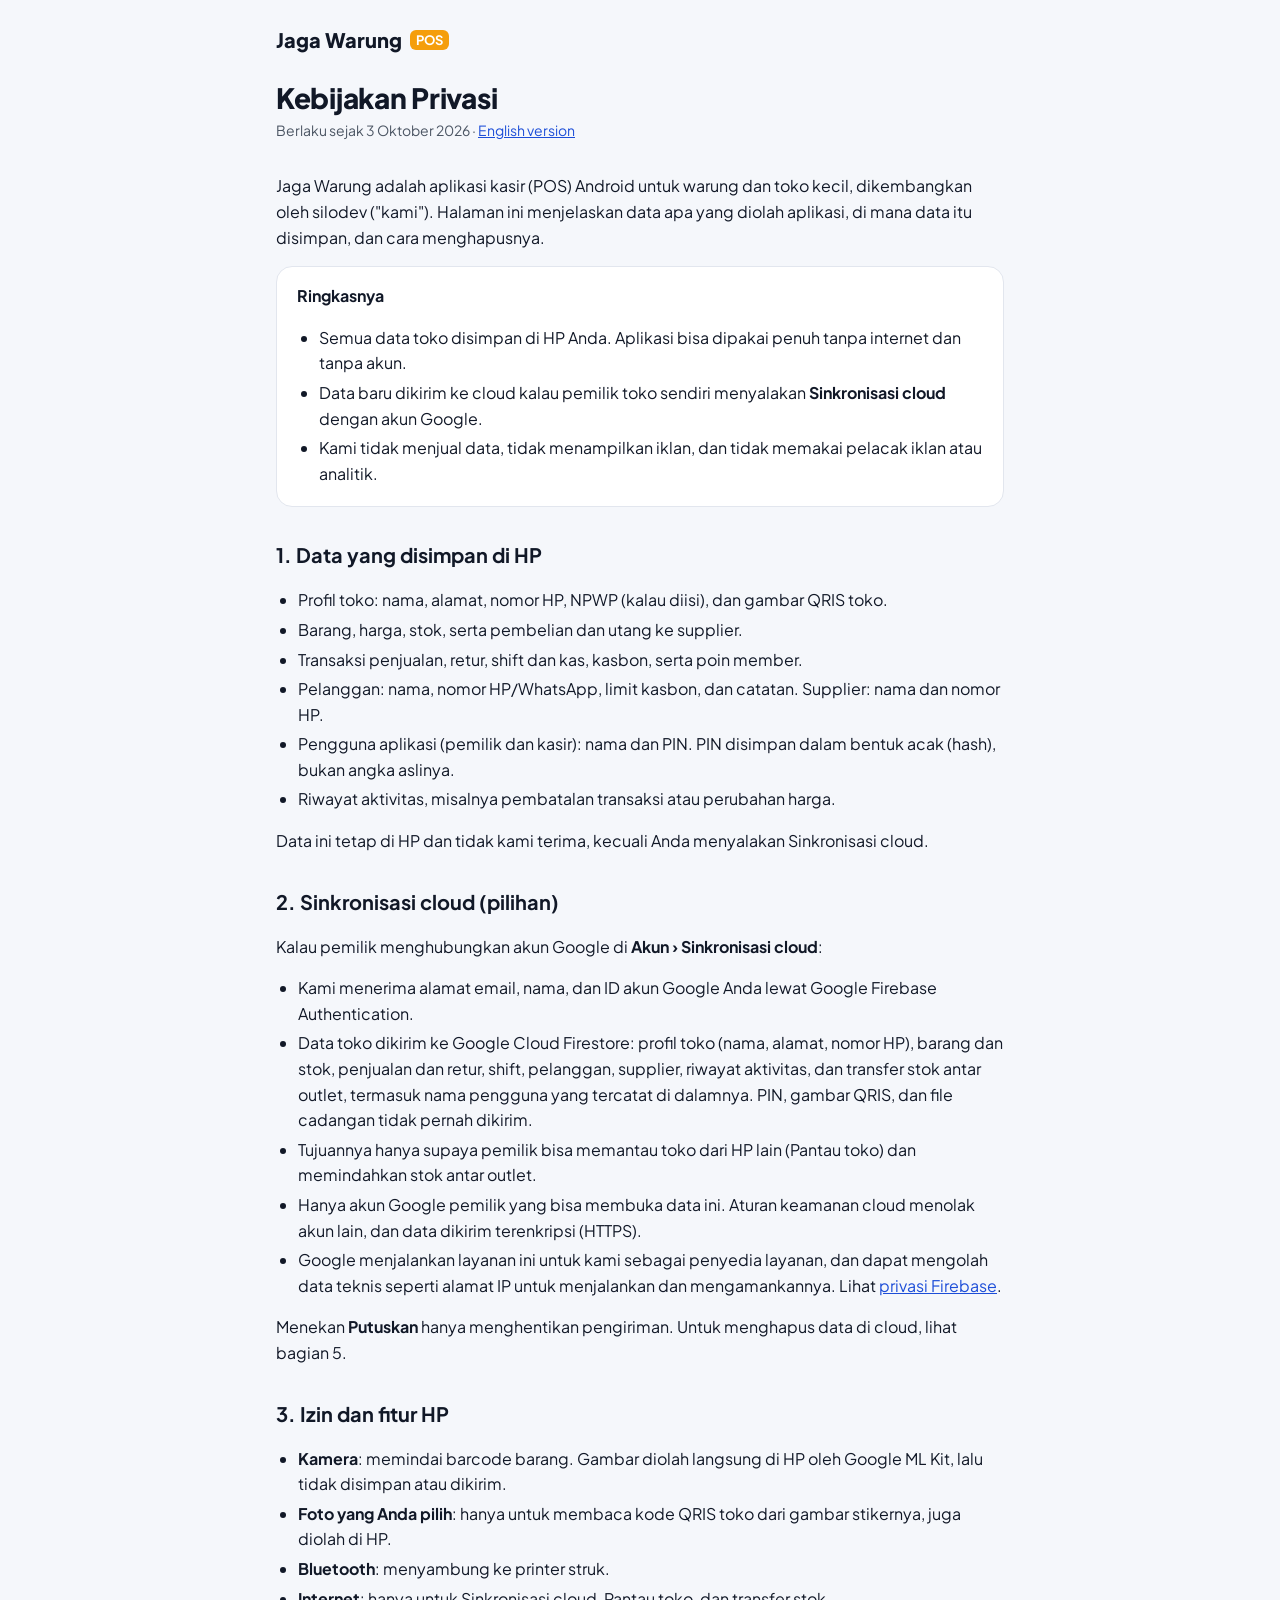
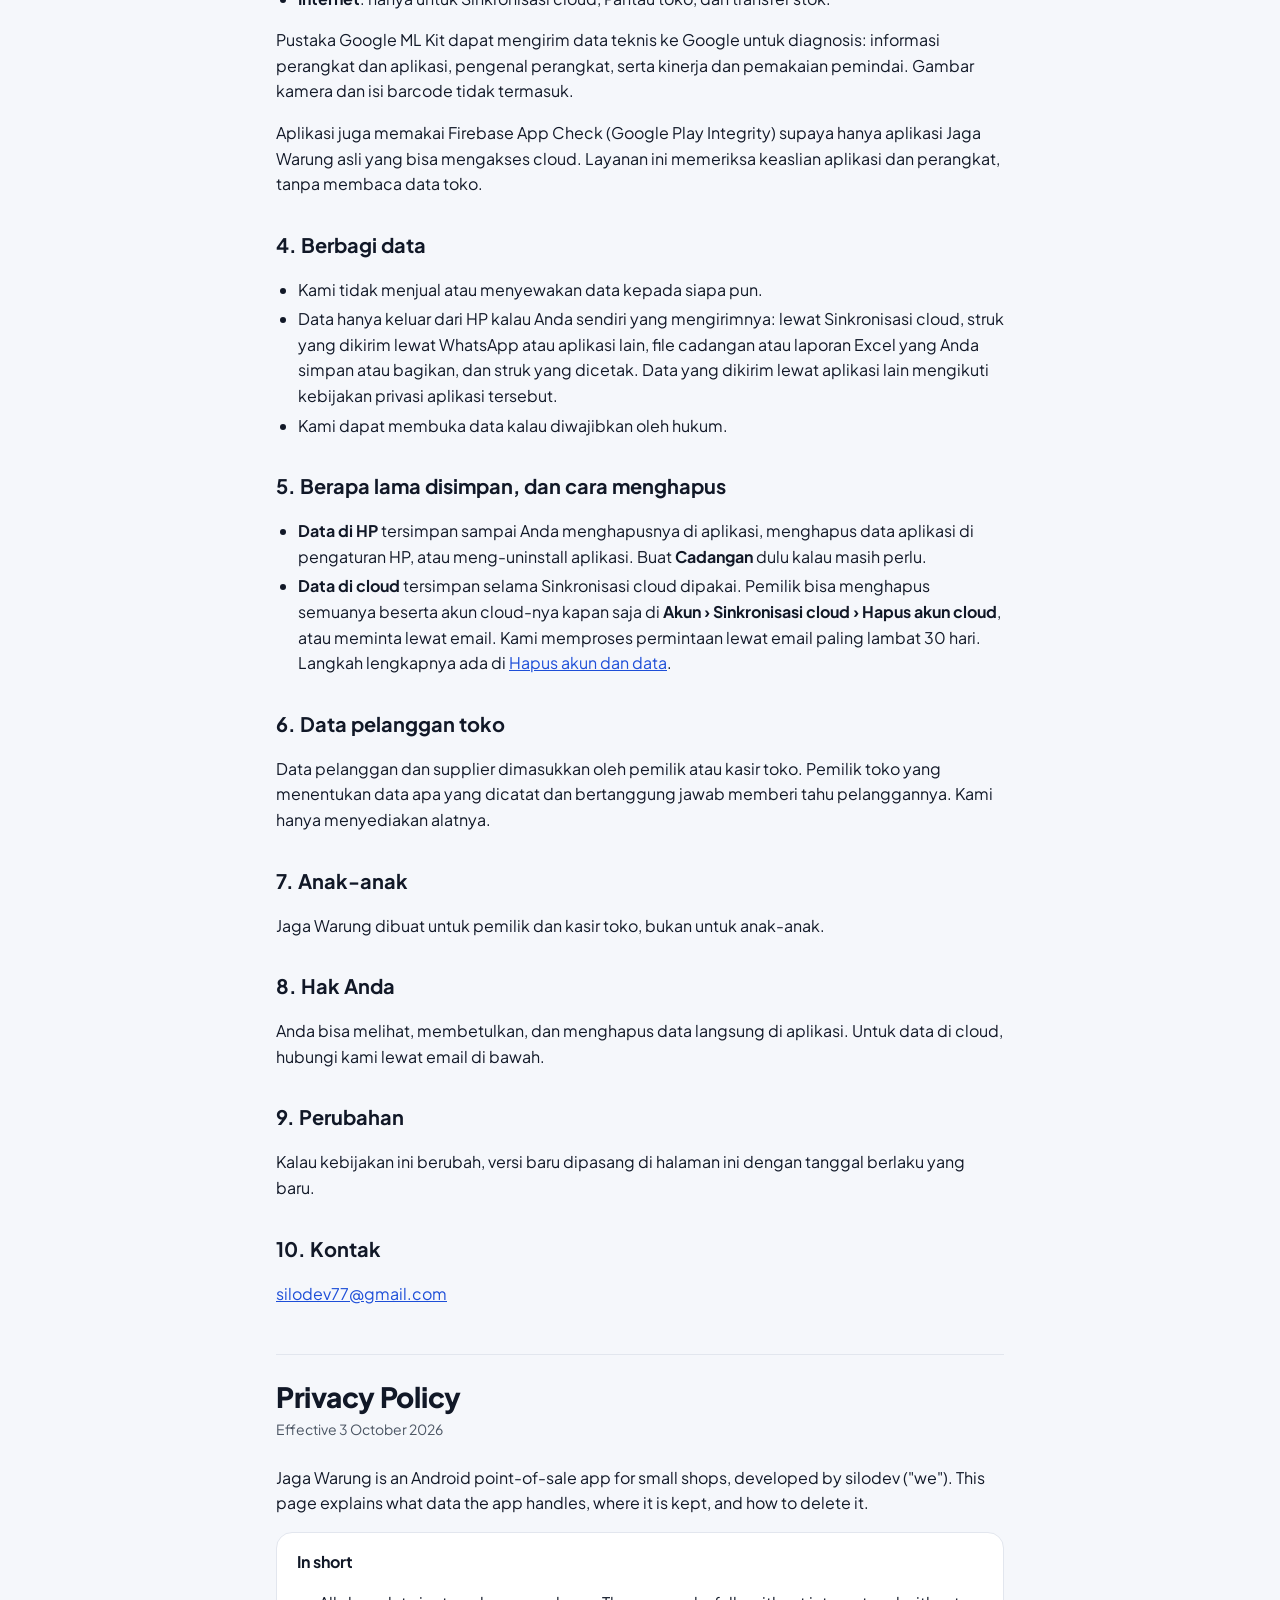
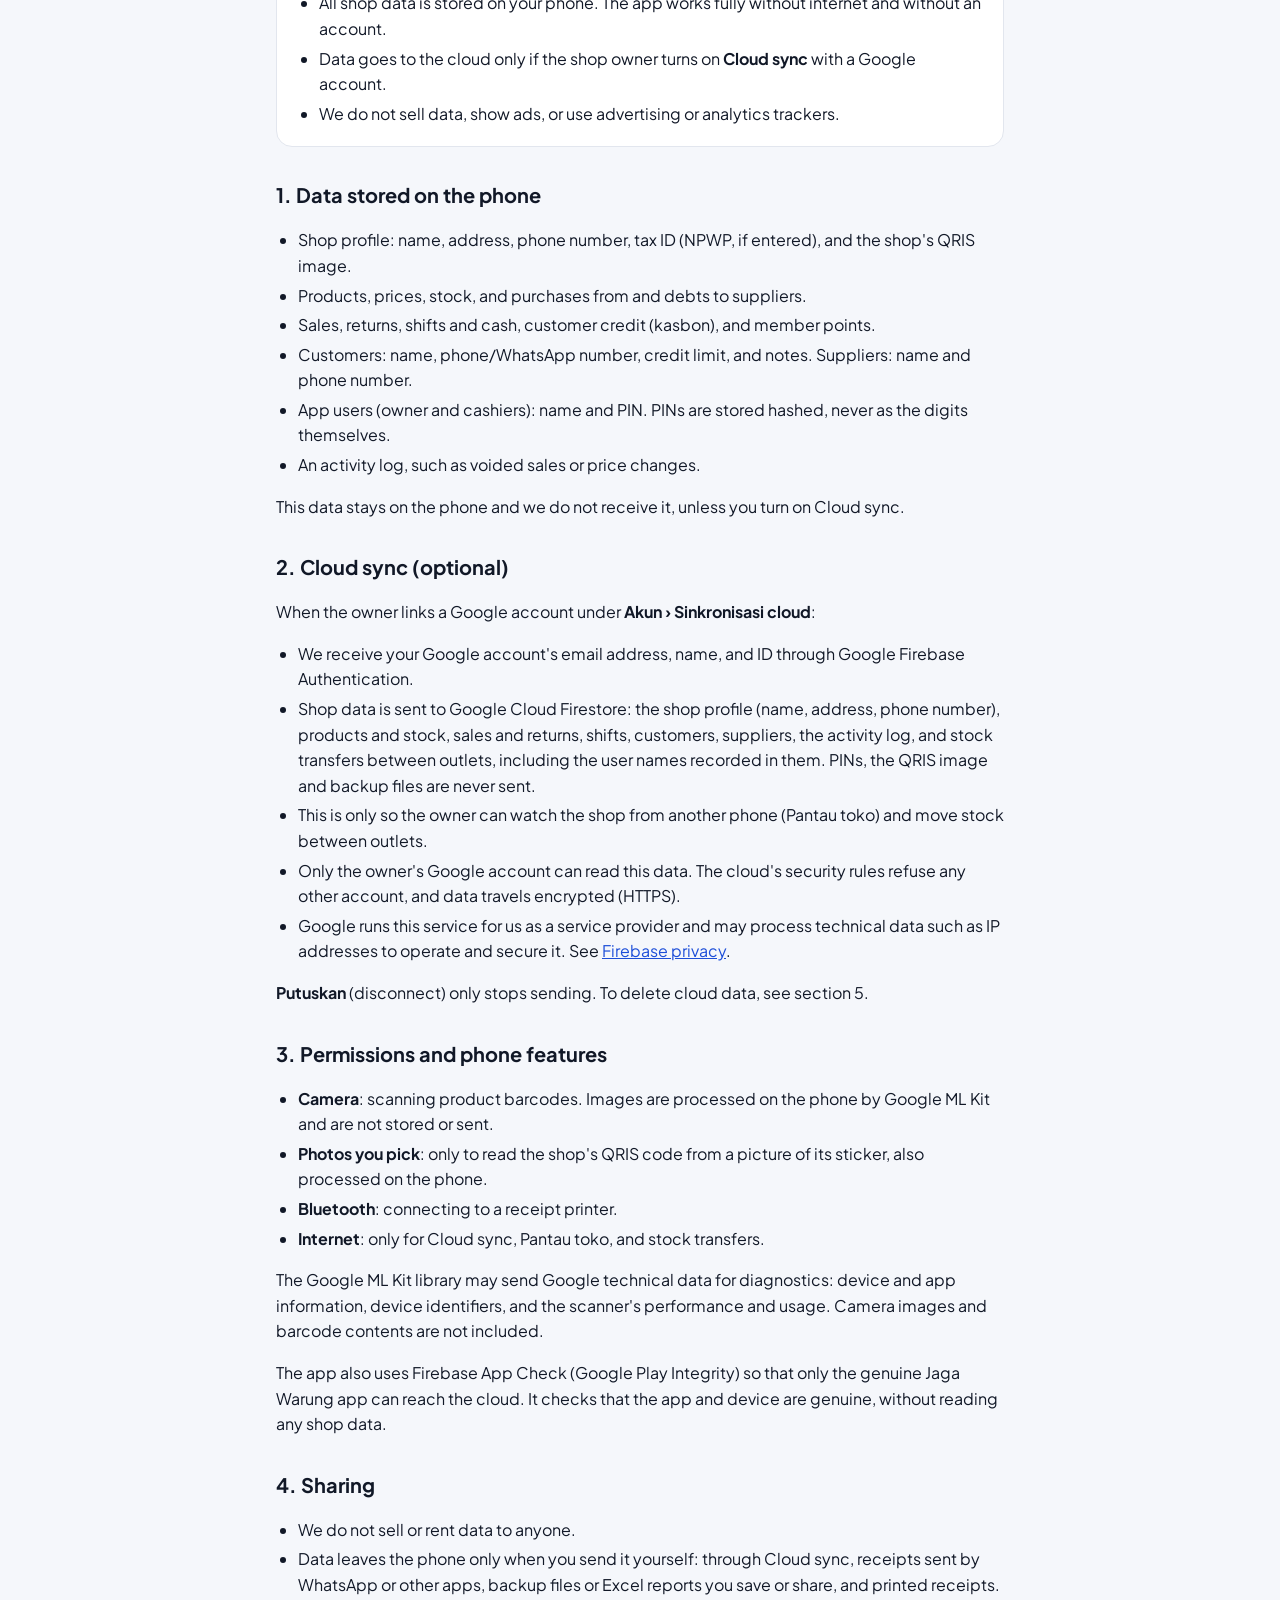
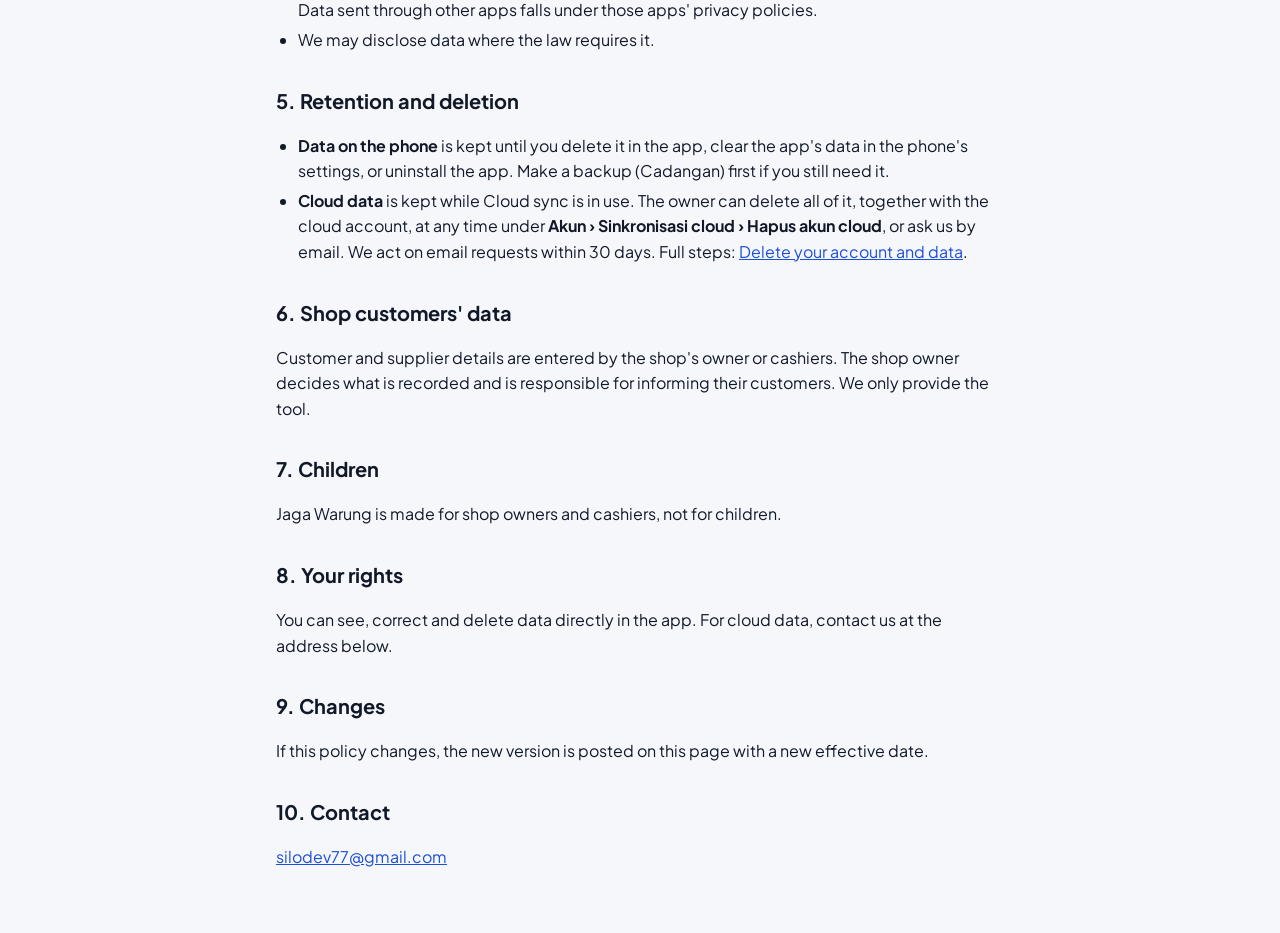
<file: privasi.html>
<!doctype html>
<html lang="id">
<head>
  <meta charset="utf-8">
  <meta name="viewport" content="width=device-width, initial-scale=1">
  <title>Kebijakan Privasi · Jaga Warung</title>
  <meta name="description" content="Data apa yang diolah aplikasi Jaga Warung, di mana disimpan, dan cara menghapusnya.">
  <link rel="preconnect" href="https://fonts.googleapis.com">
  <link rel="preconnect" href="https://fonts.gstatic.com" crossorigin>
  <link href="https://fonts.googleapis.com/css2?family=Plus+Jakarta+Sans:wght@400;600;700;800&display=swap" rel="stylesheet">
  <link rel="stylesheet" href="style.css">
</head>
<body>
<main>
  <a class="brand" href="./">Jaga Warung <span class="tag">POS</span></a>

  <h1>Kebijakan Privasi</h1>
  <p class="meta">Berlaku sejak 3 Oktober 2026 · <a class="lang" href="#english">English version</a></p>

  <p>Jaga Warung adalah aplikasi kasir (POS) Android untuk warung dan toko kecil, dikembangkan oleh silodev ("kami"). Halaman ini menjelaskan data apa yang diolah aplikasi, di mana data itu disimpan, dan cara menghapusnya.</p>

  <div class="card">
    <h3>Ringkasnya</h3>
    <ul>
      <li>Semua data toko disimpan di HP Anda. Aplikasi bisa dipakai penuh tanpa internet dan tanpa akun.</li>
      <li>Data baru dikirim ke cloud kalau pemilik toko sendiri menyalakan <strong>Sinkronisasi cloud</strong> dengan akun Google.</li>
      <li>Kami tidak menjual data, tidak menampilkan iklan, dan tidak memakai pelacak iklan atau analitik.</li>
    </ul>
  </div>

  <h2>1. Data yang disimpan di HP</h2>
  <ul>
    <li>Profil toko: nama, alamat, nomor HP, NPWP (kalau diisi), dan gambar QRIS toko.</li>
    <li>Barang, harga, stok, serta pembelian dan utang ke supplier.</li>
    <li>Transaksi penjualan, retur, shift dan kas, kasbon, serta poin member.</li>
    <li>Pelanggan: nama, nomor HP/WhatsApp, limit kasbon, dan catatan. Supplier: nama dan nomor HP.</li>
    <li>Pengguna aplikasi (pemilik dan kasir): nama dan PIN. PIN disimpan dalam bentuk acak (hash), bukan angka aslinya.</li>
    <li>Riwayat aktivitas, misalnya pembatalan transaksi atau perubahan harga.</li>
  </ul>
  <p>Data ini tetap di HP dan tidak kami terima, kecuali Anda menyalakan Sinkronisasi cloud.</p>

  <h2>2. Sinkronisasi cloud (pilihan)</h2>
  <p>Kalau pemilik menghubungkan akun Google di <strong>Akun › Sinkronisasi cloud</strong>:</p>
  <ul>
    <li>Kami menerima alamat email, nama, dan ID akun Google Anda lewat Google Firebase Authentication.</li>
    <li>Data toko dikirim ke Google Cloud Firestore: profil toko (nama, alamat, nomor HP), barang dan stok, penjualan dan retur, shift, pelanggan, supplier, riwayat aktivitas, dan transfer stok antar outlet, termasuk nama pengguna yang tercatat di dalamnya. PIN, gambar QRIS, dan file cadangan tidak pernah dikirim.</li>
    <li>Tujuannya hanya supaya pemilik bisa memantau toko dari HP lain (Pantau toko) dan memindahkan stok antar outlet.</li>
    <li>Hanya akun Google pemilik yang bisa membuka data ini. Aturan keamanan cloud menolak akun lain, dan data dikirim terenkripsi (HTTPS).</li>
    <li>Google menjalankan layanan ini untuk kami sebagai penyedia layanan, dan dapat mengolah data teknis seperti alamat IP untuk menjalankan dan mengamankannya. Lihat <a href="https://firebase.google.com/support/privacy">privasi Firebase</a>.</li>
  </ul>
  <p>Menekan <strong>Putuskan</strong> hanya menghentikan pengiriman. Untuk menghapus data di cloud, lihat bagian 5.</p>

  <h2>3. Izin dan fitur HP</h2>
  <ul>
    <li><strong>Kamera</strong>: memindai barcode barang. Gambar diolah langsung di HP oleh Google ML Kit, lalu tidak disimpan atau dikirim.</li>
    <li><strong>Foto yang Anda pilih</strong>: hanya untuk membaca kode QRIS toko dari gambar stikernya, juga diolah di HP.</li>
    <li><strong>Bluetooth</strong>: menyambung ke printer struk.</li>
    <li><strong>Internet</strong>: hanya untuk Sinkronisasi cloud, Pantau toko, dan transfer stok.</li>
  </ul>
  <p>Pustaka Google ML Kit dapat mengirim data teknis ke Google untuk diagnosis: informasi perangkat dan aplikasi, pengenal perangkat, serta kinerja dan pemakaian pemindai. Gambar kamera dan isi barcode tidak termasuk.</p>
  <p>Aplikasi juga memakai Firebase App Check (Google Play Integrity) supaya hanya aplikasi Jaga Warung asli yang bisa mengakses cloud. Layanan ini memeriksa keaslian aplikasi dan perangkat, tanpa membaca data toko.</p>

  <h2>4. Berbagi data</h2>
  <ul>
    <li>Kami tidak menjual atau menyewakan data kepada siapa pun.</li>
    <li>Data hanya keluar dari HP kalau Anda sendiri yang mengirimnya: lewat Sinkronisasi cloud, struk yang dikirim lewat WhatsApp atau aplikasi lain, file cadangan atau laporan Excel yang Anda simpan atau bagikan, dan struk yang dicetak. Data yang dikirim lewat aplikasi lain mengikuti kebijakan privasi aplikasi tersebut.</li>
    <li>Kami dapat membuka data kalau diwajibkan oleh hukum.</li>
  </ul>

  <h2>5. Berapa lama disimpan, dan cara menghapus</h2>
  <ul>
    <li><strong>Data di HP</strong> tersimpan sampai Anda menghapusnya di aplikasi, menghapus data aplikasi di pengaturan HP, atau meng-uninstall aplikasi. Buat <strong>Cadangan</strong> dulu kalau masih perlu.</li>
    <li><strong>Data di cloud</strong> tersimpan selama Sinkronisasi cloud dipakai. Pemilik bisa menghapus semuanya beserta akun cloud-nya kapan saja di <strong>Akun › Sinkronisasi cloud › Hapus akun cloud</strong>, atau meminta lewat email. Kami memproses permintaan lewat email paling lambat 30 hari. Langkah lengkapnya ada di <a href="hapus-akun.html">Hapus akun dan data</a>.</li>
  </ul>

  <h2>6. Data pelanggan toko</h2>
  <p>Data pelanggan dan supplier dimasukkan oleh pemilik atau kasir toko. Pemilik toko yang menentukan data apa yang dicatat dan bertanggung jawab memberi tahu pelanggannya. Kami hanya menyediakan alatnya.</p>

  <h2>7. Anak-anak</h2>
  <p>Jaga Warung dibuat untuk pemilik dan kasir toko, bukan untuk anak-anak.</p>

  <h2>8. Hak Anda</h2>
  <p>Anda bisa melihat, membetulkan, dan menghapus data langsung di aplikasi. Untuk data di cloud, hubungi kami lewat email di bawah.</p>

  <h2>9. Perubahan</h2>
  <p>Kalau kebijakan ini berubah, versi baru dipasang di halaman ini dengan tanggal berlaku yang baru.</p>

  <h2>10. Kontak</h2>
  <p><a href="mailto:silodev77@gmail.com">silodev77@gmail.com</a></p>

  <hr>

  <section id="english">
    <h1>Privacy Policy</h1>
    <p class="meta">Effective 3 October 2026</p>

    <p>Jaga Warung is an Android point-of-sale app for small shops, developed by silodev ("we"). This page explains what data the app handles, where it is kept, and how to delete it.</p>

    <div class="card">
      <h3>In short</h3>
      <ul>
        <li>All shop data is stored on your phone. The app works fully without internet and without an account.</li>
        <li>Data goes to the cloud only if the shop owner turns on <strong>Cloud sync</strong> with a Google account.</li>
        <li>We do not sell data, show ads, or use advertising or analytics trackers.</li>
      </ul>
    </div>

    <h2>1. Data stored on the phone</h2>
    <ul>
      <li>Shop profile: name, address, phone number, tax ID (NPWP, if entered), and the shop's QRIS image.</li>
      <li>Products, prices, stock, and purchases from and debts to suppliers.</li>
      <li>Sales, returns, shifts and cash, customer credit (kasbon), and member points.</li>
      <li>Customers: name, phone/WhatsApp number, credit limit, and notes. Suppliers: name and phone number.</li>
      <li>App users (owner and cashiers): name and PIN. PINs are stored hashed, never as the digits themselves.</li>
      <li>An activity log, such as voided sales or price changes.</li>
    </ul>
    <p>This data stays on the phone and we do not receive it, unless you turn on Cloud sync.</p>

    <h2>2. Cloud sync (optional)</h2>
    <p>When the owner links a Google account under <strong>Akun › Sinkronisasi cloud</strong>:</p>
    <ul>
      <li>We receive your Google account's email address, name, and ID through Google Firebase Authentication.</li>
      <li>Shop data is sent to Google Cloud Firestore: the shop profile (name, address, phone number), products and stock, sales and returns, shifts, customers, suppliers, the activity log, and stock transfers between outlets, including the user names recorded in them. PINs, the QRIS image and backup files are never sent.</li>
      <li>This is only so the owner can watch the shop from another phone (Pantau toko) and move stock between outlets.</li>
      <li>Only the owner's Google account can read this data. The cloud's security rules refuse any other account, and data travels encrypted (HTTPS).</li>
      <li>Google runs this service for us as a service provider and may process technical data such as IP addresses to operate and secure it. See <a href="https://firebase.google.com/support/privacy">Firebase privacy</a>.</li>
    </ul>
    <p><strong>Putuskan</strong> (disconnect) only stops sending. To delete cloud data, see section 5.</p>

    <h2>3. Permissions and phone features</h2>
    <ul>
      <li><strong>Camera</strong>: scanning product barcodes. Images are processed on the phone by Google ML Kit and are not stored or sent.</li>
      <li><strong>Photos you pick</strong>: only to read the shop's QRIS code from a picture of its sticker, also processed on the phone.</li>
      <li><strong>Bluetooth</strong>: connecting to a receipt printer.</li>
      <li><strong>Internet</strong>: only for Cloud sync, Pantau toko, and stock transfers.</li>
    </ul>
    <p>The Google ML Kit library may send Google technical data for diagnostics: device and app information, device identifiers, and the scanner's performance and usage. Camera images and barcode contents are not included.</p>
    <p>The app also uses Firebase App Check (Google Play Integrity) so that only the genuine Jaga Warung app can reach the cloud. It checks that the app and device are genuine, without reading any shop data.</p>

    <h2>4. Sharing</h2>
    <ul>
      <li>We do not sell or rent data to anyone.</li>
      <li>Data leaves the phone only when you send it yourself: through Cloud sync, receipts sent by WhatsApp or other apps, backup files or Excel reports you save or share, and printed receipts. Data sent through other apps falls under those apps' privacy policies.</li>
      <li>We may disclose data where the law requires it.</li>
    </ul>

    <h2>5. Retention and deletion</h2>
    <ul>
      <li><strong>Data on the phone</strong> is kept until you delete it in the app, clear the app's data in the phone's settings, or uninstall the app. Make a backup (Cadangan) first if you still need it.</li>
      <li><strong>Cloud data</strong> is kept while Cloud sync is in use. The owner can delete all of it, together with the cloud account, at any time under <strong>Akun › Sinkronisasi cloud › Hapus akun cloud</strong>, or ask us by email. We act on email requests within 30 days. Full steps: <a href="hapus-akun.html#english">Delete your account and data</a>.</li>
    </ul>

    <h2>6. Shop customers' data</h2>
    <p>Customer and supplier details are entered by the shop's owner or cashiers. The shop owner decides what is recorded and is responsible for informing their customers. We only provide the tool.</p>

    <h2>7. Children</h2>
    <p>Jaga Warung is made for shop owners and cashiers, not for children.</p>

    <h2>8. Your rights</h2>
    <p>You can see, correct and delete data directly in the app. For cloud data, contact us at the address below.</p>

    <h2>9. Changes</h2>
    <p>If this policy changes, the new version is posted on this page with a new effective date.</p>

    <h2>10. Contact</h2>
    <p><a href="mailto:silodev77@gmail.com">silodev77@gmail.com</a></p>
  </section>
</main>
</body>
</html>
</file>
<file: style.css>
/* Jaga Warung public pages: the app's own tokens (CLAUDE.md §4), light only, no gradients. */
:root {
  --primary: #1d4ed8;
  --primary-container: #eef3ff;
  --background: #f5f7fb;
  --surface: #ffffff;
  --on-surface: #111827;
  --on-surface-variant: #4b5563;
  --outline: #e2e6ee;
  --error: #b91c1c;
  --orange: #f59e0b;
}

* { box-sizing: border-box; }

html { -webkit-text-size-adjust: 100%; }

body {
  margin: 0;
  background: var(--background);
  color: var(--on-surface);
  font-family: "Plus Jakarta Sans", system-ui, -apple-system, "Segoe UI", Roboto, sans-serif;
  font-size: 16px;
  line-height: 1.6;
}

main {
  max-width: 760px;
  margin: 0 auto;
  padding: 24px 16px 48px;
}

.brand {
  display: flex;
  align-items: center;
  gap: 8px;
  margin-bottom: 24px;
  color: var(--on-surface);
  text-decoration: none;
  font-weight: 800;
  font-size: 20px;
}

.brand .tag {
  background: var(--orange);
  color: #ffffff;
  border-radius: 6px;
  padding: 0 6px;
  font-size: 13px;
  font-weight: 700;
}

h1 { font-size: 28px; line-height: 1.25; font-weight: 800; letter-spacing: -0.01em; margin: 0 0 4px; }
h2 { font-size: 20px; font-weight: 700; margin: 32px 0 8px; }
h3 { font-size: 16px; font-weight: 700; margin: 20px 0 4px; }

.meta { color: var(--on-surface-variant); font-size: 14px; margin: 0 0 24px; }

.card {
  background: var(--surface);
  border: 1px solid var(--outline);
  border-radius: 16px;
  padding: 16px 20px;
  margin: 16px 0;
}

.card > :first-child { margin-top: 0; }
.card > :last-child { margin-bottom: 0; }

.lang {
  display: inline-block;
  margin: 0 0 8px;
  font-size: 14px;
}

a { color: var(--primary); }

ul, ol { padding-left: 22px; }
li { margin: 4px 0; }

.links { list-style: none; padding: 0; }
.links li { margin: 8px 0; }

.links a {
  display: block;
  background: var(--surface);
  border: 1px solid var(--outline);
  border-radius: 14px;
  padding: 14px 16px;
  text-decoration: none;
  font-weight: 600;
  min-height: 48px;
}

.note { color: var(--on-surface-variant); font-size: 14px; }

hr { border: 0; border-top: 1px solid var(--outline); margin: 48px 0 24px; }

footer { color: var(--on-surface-variant); font-size: 14px; margin-top: 48px; }
</file>
